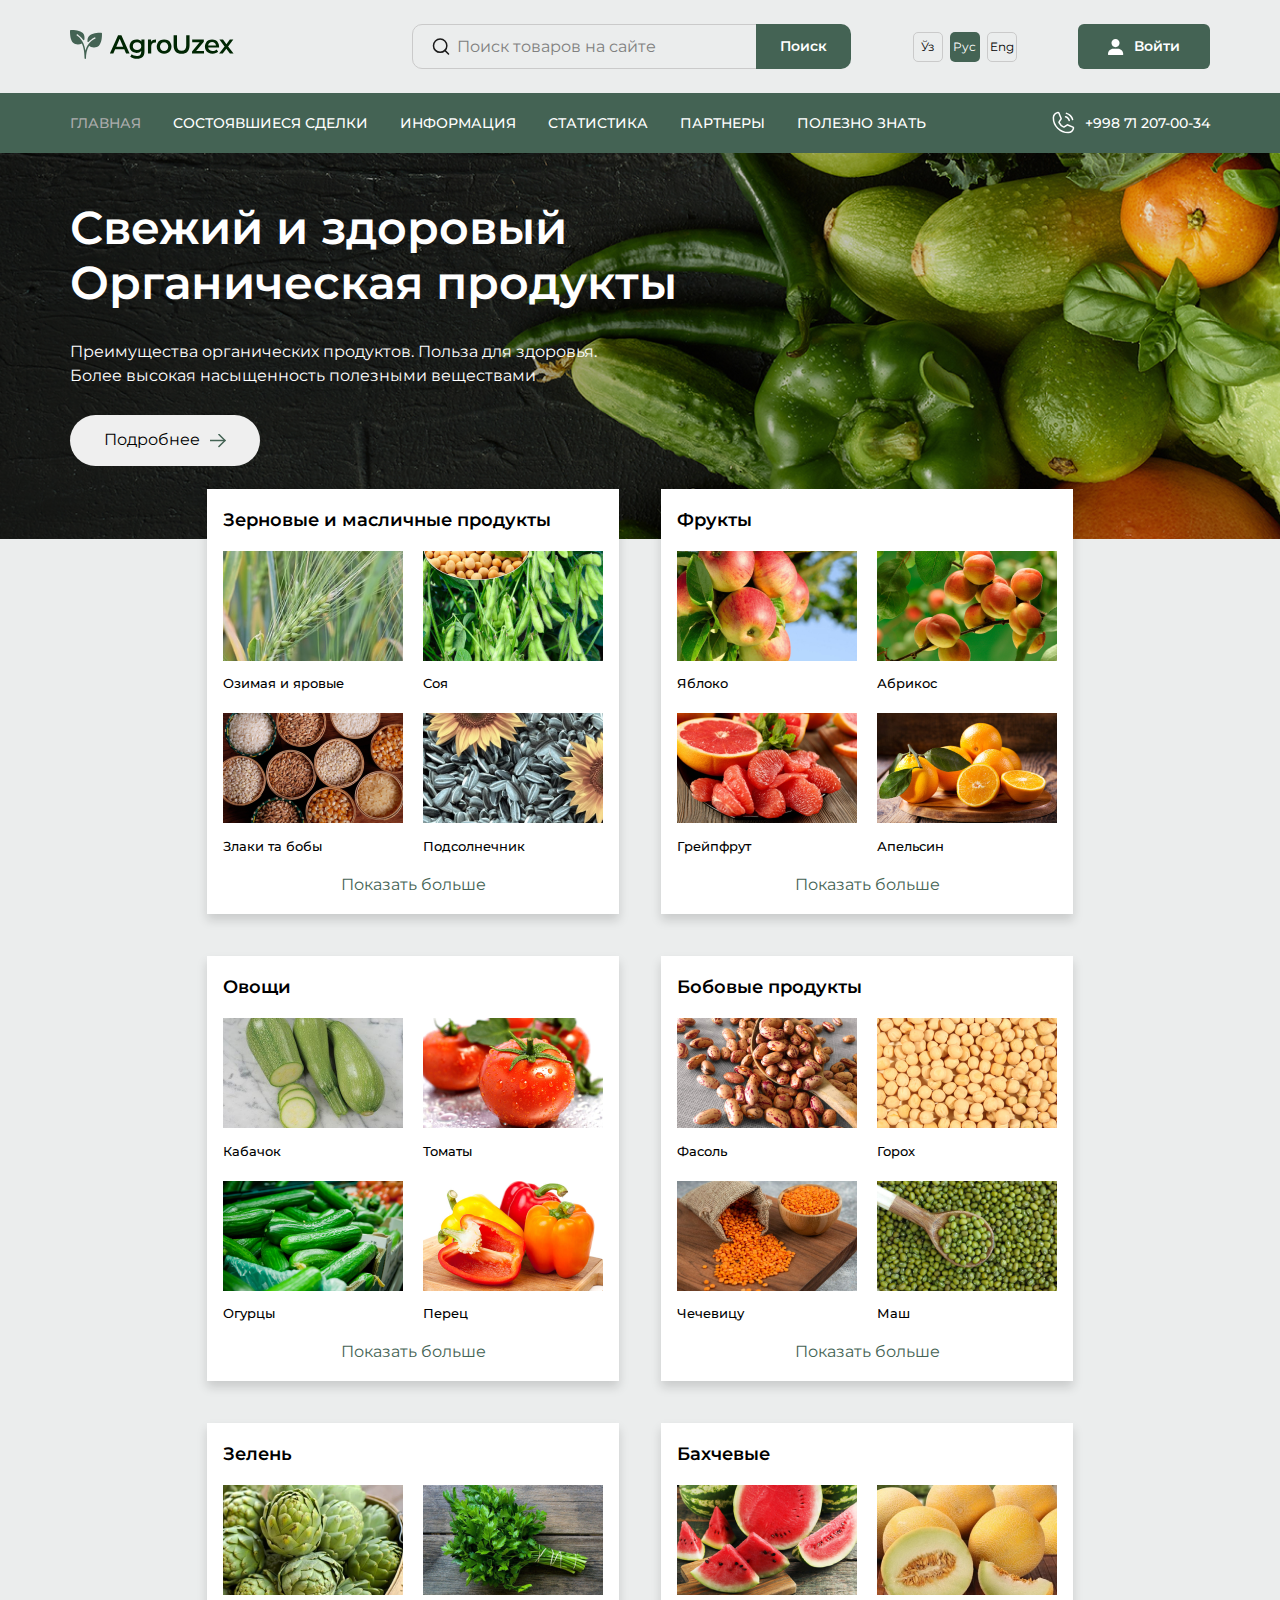
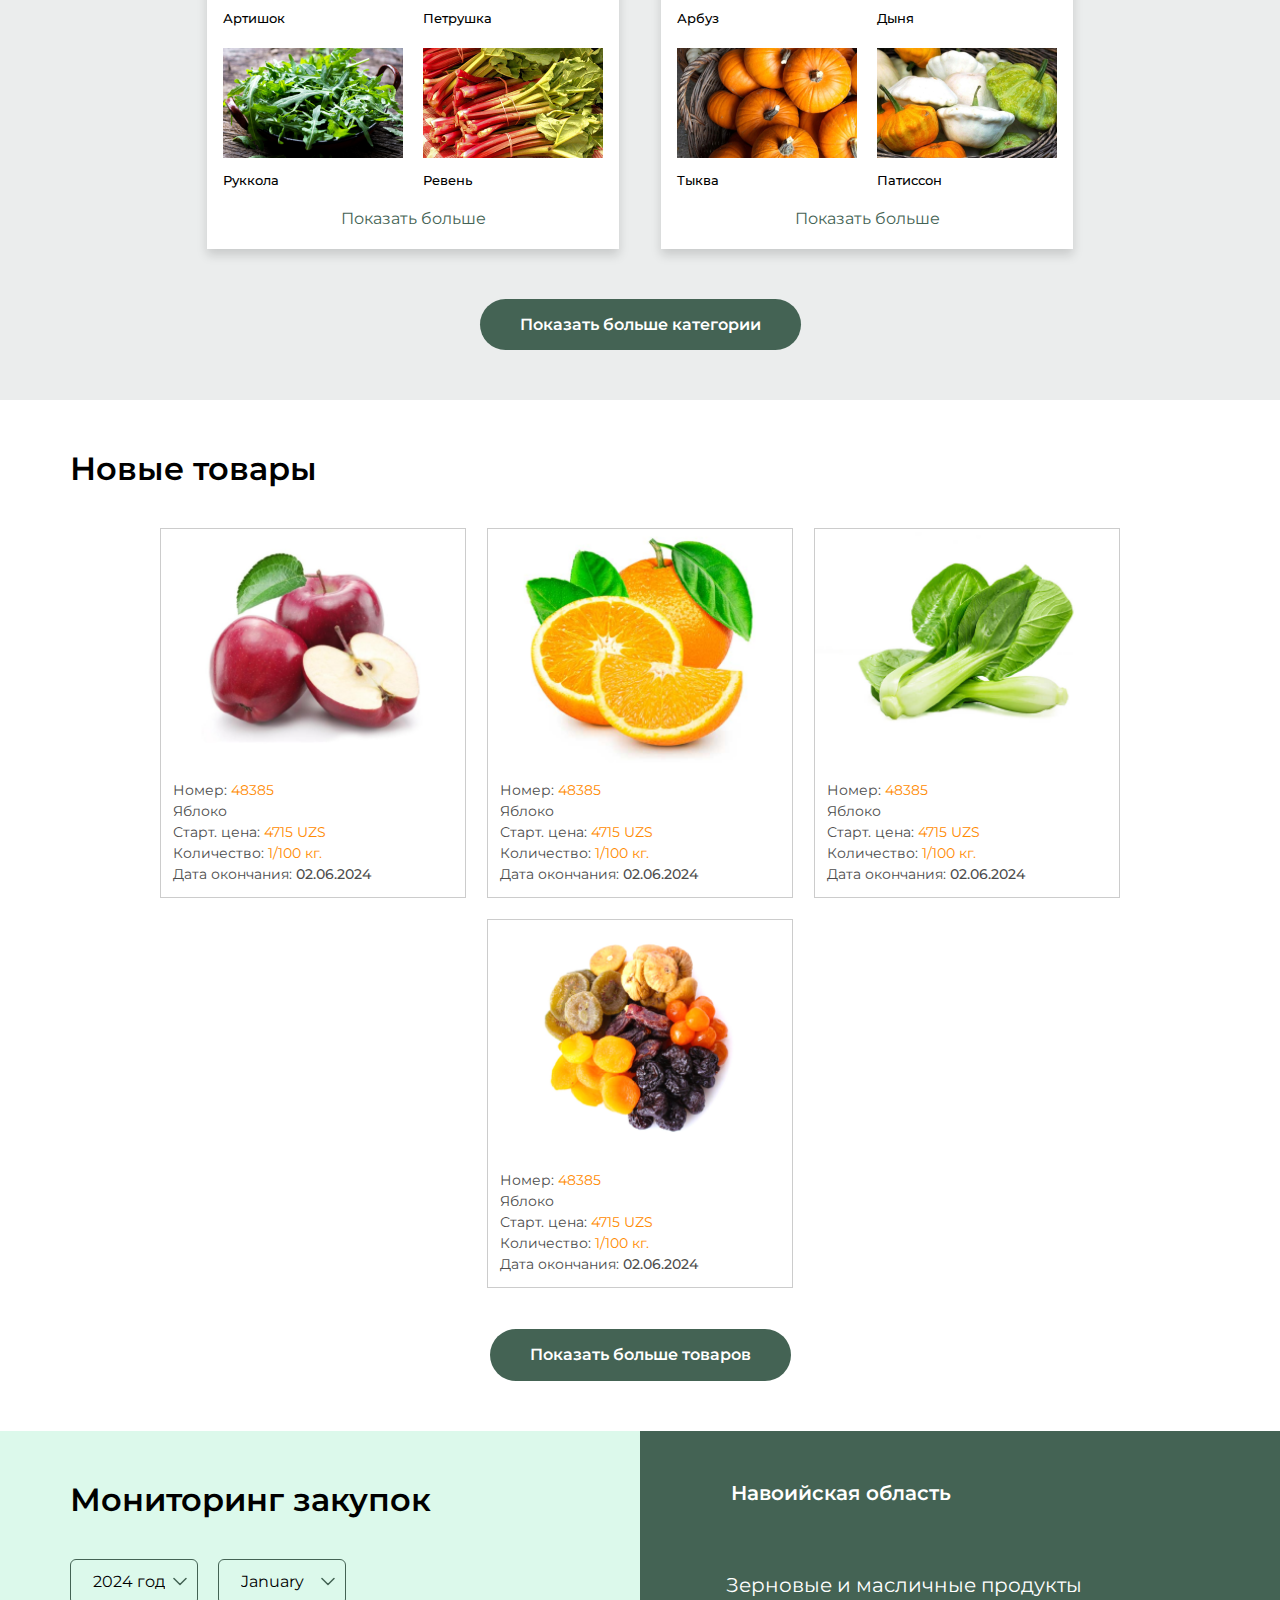
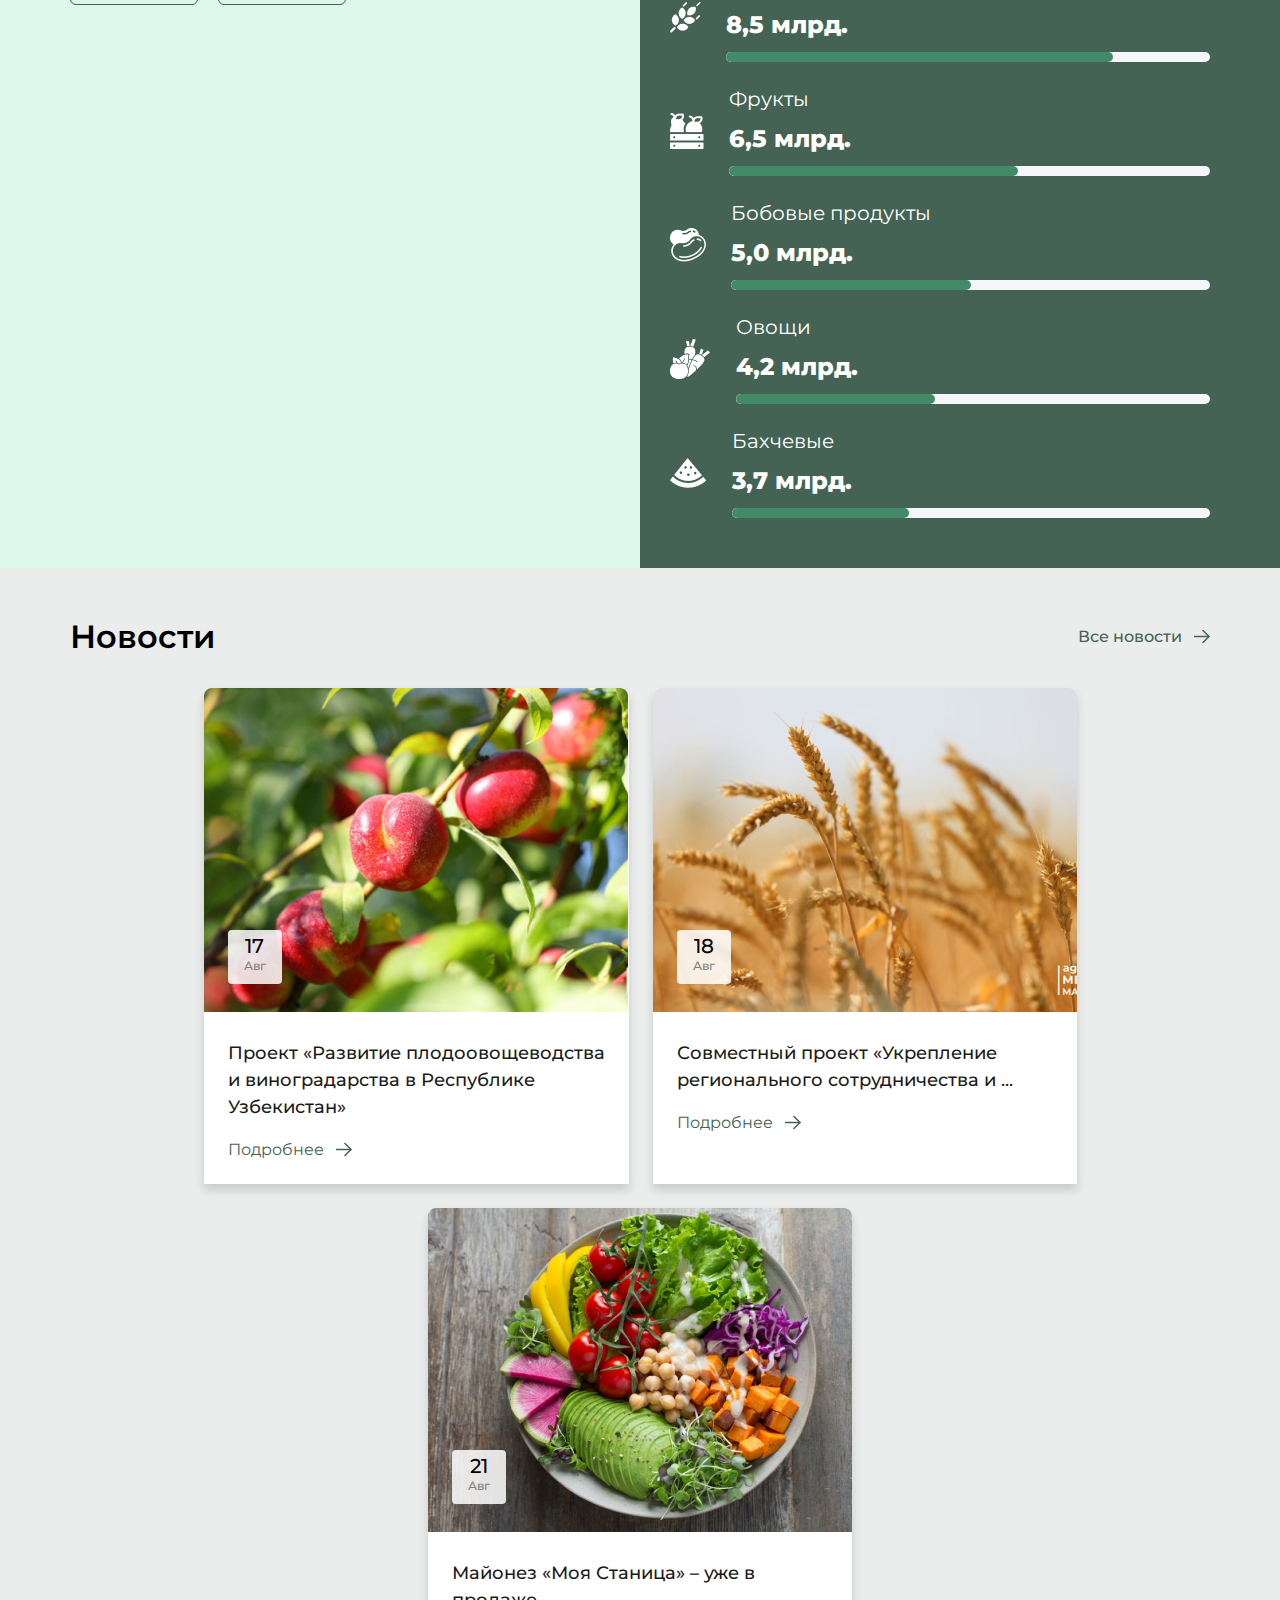
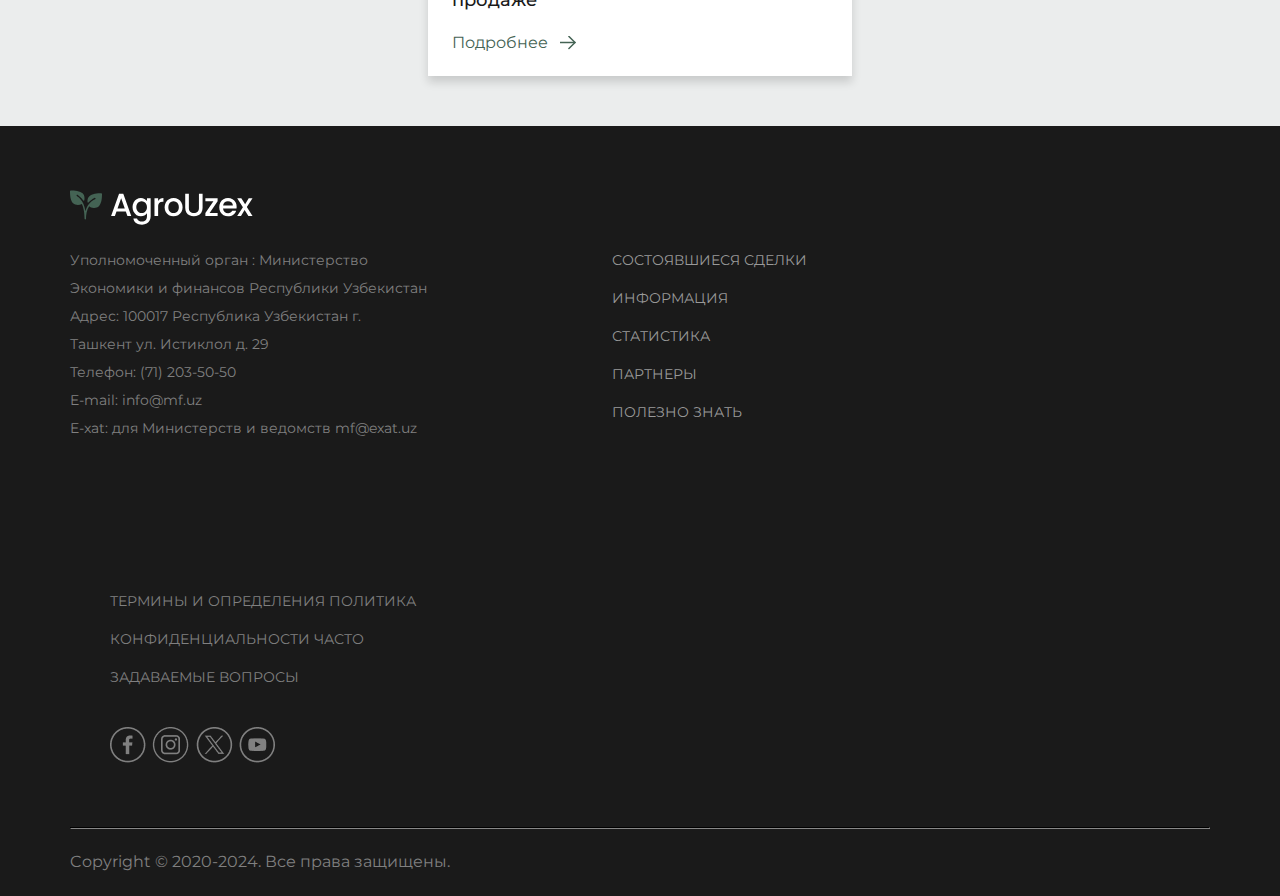
<file: index.html>
<!DOCTYPE html>
<html lang="ru">

<head>
  <meta charset="UTF-8">
  <meta name="viewport" content="width=device-width, initial-scale=1.0">
  <title>UzAgro</title>
  <link rel="stylesheet" href="style.css">
</head>

<body>
  <!-- Header section -->
  <header>
    <div class="container">
      <div class="header-wrapper">
        <a href="#" class="header__logo">
          <img src="./assets/images/Logo.svg" alt="logo" class="header__logo">
        </a>
        <div class="d-flex search-lang-login">
          <img src="./assets/images/search.svg" alt="search" class="search-icon">
          <div class="search search-box">
            <img src="./assets/images/search.svg" alt="search">
            <input type="search" placeholder="Поиск товаров на сайте">
            <button>Поиск</button>
          </div>
          <div class="languages">
            <div class="lang uz">Ўз</div>
            <div class="lang ru active">Рус</div>
            <div class="lang en">Eng</div>
          </div>
          <button class="login">
            <img src="./assets/images/user.svg" alt="user">
            <span>Войти</span>
          </button>
        </div>
      </div>
    </div>
  </header>

  <!-- nav section -->
  <nav>
    <div class="container">
      <div class="nav-wrapper">
        <!-- Toggle button -->
        <div class="nav__toggle" id="nav-toggle">
          <img src="./assets/images/burger.svg" alt="burger">
        </div>
        <ul class="nav-list" id="nav-menu">
          <!-- Close button -->
          <li class="nav__close" id="nav-close">
            <img src="./assets/images/close.svg" alt="close">
          </li>
          <li class="nav-item active">
            <a href="#main" class="nav-link">ГЛАВНАЯ</a>
          </li>
          <li class="nav-item">
            <a href="#transaction" class="nav-link">СОСТОЯВШИЕСЯ СДЕЛКИ</a>
          </li>
          <li class="nav-item">
            <a href="#info" class="nav-link">ИНФОРМАЦИЯ</a>
          </li>
          <li class="nav-item">
            <a href="#statistics" class="nav-link">СТАТИСТИКА</a>
          </li>
          <li class="nav-item">
            <a href="#partner" class="nav-link">ПАРТНЕРЫ</a>
          </li>
          <li class="nav-item">
            <a href="#goodtoknow" class="nav-link">ПОЛЕЗНО ЗНАТЬ</a>
          </li>
        </ul>
        <a class="phone" href="tel:+998712070034">
          <img src="./assets/images/call.svg" alt="call">
          <span class="call-number">+998 71 207-00-34</span>
        </a>
      </div>
    </div>
  </nav>

  <!-- hero section -->
  <section class="hero">
    <div class="carousel">
      <div class="container">
        <h1>
          Свежий и здоровый <br>
          Органическая продукты
        </h1>
        <p>
          Преимущества органических продуктов. Польза для здоровья. <br>
          Более высокая насыщенность полезными веществами
        </p>
        <button>
          <span>Подробнее</span>
          <img src="./assets/images/right-arrow.svg" alt="arrow">
        </button>
      </div>
    </div>
  </section>

  <!-- categories section -->
  <section class="categories">
    <div class="container">
      <div class="categories__wrapper">
        <!-- Box-1 -->
        <div class="categories__box">
          <h1 class="box__title">Зерновые и масличные продукты</h1>
          <div class="categories__list">
            <!-- item 1 -->
            <a class="categories__item" href="./products.html">
              <img src="./assets/images/image1.png" alt="product">
              <h3>Озимая и яровые</h3>
            </a>
            <!-- item 2 -->
            <a class="categories__item" href="./products.html">
              <img src="./assets/images/image2.png" alt="product">
              <h3>Соя</h3>
            </a>
            <!-- item 3 -->
            <a class="categories__item" href="./products.html">
              <img src="./assets/images/image3.png" alt="product">
              <h3>Злаки та бобы</h3>
            </a>
            <!-- item 4 -->
            <a class="categories__item" href="./products.html">
              <img src="./assets/images/image4.png" alt="product">
              <h3>Подсолнечник</h3>
            </a>
          </div>
          <a href="./products.html" class="show__more">Показать больше</a>
        </div>

        <!-- Box-2 -->
        <div class="categories__box">
          <h1 class="box__title">Фрукты</h1>
          <div class="categories__list">
            <!-- item 1 -->
            <a class="categories__item" href="./products.html">
              <img src="./assets/images/image5.png" alt="product">
              <h3>Яблоко</h3>
            </a>
            <!-- item 2 -->
            <a class="categories__item" href="./products.html">
              <img src="./assets/images/image6.png" alt="product">
              <h3>Абрикос</h3>
            </a>
            <!-- item 3 -->
            <a class="categories__item" href="./products.html">
              <img src="./assets/images/image7.png" alt="product">
              <h3>Грейпфрут</h3>
            </a>
            <!-- item 4 -->
            <a class="categories__item" href="./products.html">
              <img src="./assets/images/image8.png" alt="product">
              <h3>Апельсин</h3>
            </a>
          </div>
          <a href="./products.html" class="show__more">Показать больше</a>
        </div>

        <!-- Box-3 -->
        <div class="categories__box">
          <h1 class="box__title">Овощи</h1>
          <div class="categories__list">
            <!-- item 1 -->
            <a class="categories__item" href="./products.html">
              <img src="./assets/images/image9.png" alt="product">
              <h3>Кабачок</h3>
            </a>
            <!-- item 2 -->
            <a class="categories__item" href="./products.html">
              <img src="./assets/images/image10.png" alt="product">
              <h3>Томаты</h3>
            </a>
            <!-- item 3 -->
            <a class="categories__item" href="./products.html">
              <img src="./assets/images/image11.png" alt="product">
              <h3>Огурцы</h3>
            </a>
            <!-- item 4 -->
            <a class="categories__item" href="./products.html">
              <img src="./assets/images/image12.png" alt="product">
              <h3>Перец</h3>
            </a>
          </div>
          <a href="./products.html" class="show__more">Показать больше</a>
        </div>

        <!-- Box-4 -->
        <div class="categories__box">
          <h1 class="box__title">Бобовые продукты</h1>
          <div class="categories__list">
            <!-- item 1 -->
            <a class="categories__item" href="./products.html">
              <img src="./assets/images/image13.png" alt="product">
              <h3>Фасоль</h3>
            </a>
            <!-- item 2 -->
            <a class="categories__item" href="./products.html">
              <img src="./assets/images/image14.png" alt="product">
              <h3>Горох</h3>
            </a>
            <!-- item 3 -->
            <a class="categories__item" href="./products.html">
              <img src="./assets/images/image15.png" alt="product">
              <h3>Чечевицу</h3>
            </a>
            <!-- item 4 -->
            <a class="categories__item" href="./products.html">
              <img src="./assets/images/image16.png" alt="product">
              <h3>Маш</h3>
            </a>
          </div>
          <a href="./products.html" class="show__more">Показать больше</a>
        </div>

        <!-- Box-5 -->
        <div class="categories__box">
          <h1 class="box__title">Зелень</h1>
          <div class="categories__list">
            <!-- item 1 -->
            <a class="categories__item" href="./products.html">
              <img src="./assets/images/image17.png" alt="product">
              <h3>Артишок</h3>
            </a>
            <!-- item 2 -->
            <a class="categories__item" href="./products.html">
              <img src="./assets/images/image18.png" alt="product">
              <h3>Петрушка</h3>
            </a>
            <!-- item 3 -->
            <a class="categories__item" href="./products.html">
              <img src="./assets/images/image19.png" alt="product">
              <h3>Руккола</h3>
            </a>
            <!-- item 4 -->
            <a class="categories__item" href="./products.html">
              <img src="./assets/images/image20.png" alt="product">
              <h3>Ревень</h3>
            </a>
          </div>
          <a href="./products.html" class="show__more">Показать больше</a>
        </div>

        <!-- Box-6 -->
        <div class="categories__box">
          <h1 class="box__title">Бахчевые</h1>
          <div class="categories__list">
            <!-- item 1 -->
            <a class="categories__item" href="./products.html">
              <img src="./assets/images/image21.png" alt="product">
              <h3>Арбуз</h3>
            </a>
            <!-- item 2 -->
            <a class="categories__item" href="./products.html">
              <img src="./assets/images/image22.png" alt="product">
              <h3>Дыня</h3>
            </a>
            <!-- item 3 -->
            <a class="categories__item" href="./products.html">
              <img src="./assets/images/image23.png" alt="product">
              <h3>Тыква</h3>
            </a>
            <!-- item 4 -->
            <a class="categories__item" href="./products.html">
              <img src="./assets/images/image24.png" alt="product">
              <h3>Патиссон</h3>
            </a>
          </div>
          <a href="./products.html" class="show__more">Показать больше</a>
        </div>
      </div>
      <div class="show__more--btn-wrapper">
        <button class="show__more--btn">
          Показать больше категории
        </button>
      </div>
    </div>
  </section>

  <!-- new product section -->
  <section class="new-product">
    <div class="container">
      <h1>Новые товары</h1>
      <div class="new-product__wrapper">
        <!-- card-1 -->
        <a class="new-product__card" href="./lot.html">
          <img src="./assets/images/lot1.png" alt="lot-img">
          <div class="new-product__card--info">
            <p>Номер: <span>48385</span></p>
            <p>Яблоко</p>
            <p>Старт. цена: <span>4715 UZS</span></p>
            <p>Количество: <span>1/100 кг.</span></p>
            <p>Дата окончания: <b>02.06.2024</b></p>
          </div>
        </a>

        <!-- card-2 -->
        <a class="new-product__card" href="./lot.html">
          <img src="./assets/images/lot2.png" alt="lot-img">
          <div class="new-product__card--info">
            <p>Номер: <span>48385</span></p>
            <p>Яблоко</p>
            <p>Старт. цена: <span>4715 UZS</span></p>
            <p>Количество: <span>1/100 кг.</span></p>
            <p>Дата окончания: <b>02.06.2024</b></p>
          </div>
        </a>

        <!-- card-3 -->
        <a class="new-product__card" href="./lot.html">
          <img src="./assets/images/lot3.png" alt="lot-img">
          <div class="new-product__card--info">
            <p>Номер: <span>48385</span></p>
            <p>Яблоко</p>
            <p>Старт. цена: <span>4715 UZS</span></p>
            <p>Количество: <span>1/100 кг.</span></p>
            <p>Дата окончания: <b>02.06.2024</b></p>
          </div>
        </a>

        <!-- card-4 -->
        <a class="new-product__card" href="./lot.html">
          <img src="./assets/images/lot4.png" alt="lot-img">
          <div class="new-product__card--info">
            <p>Номер: <span>48385</span></p>
            <p>Яблоко</p>
            <p>Старт. цена: <span>4715 UZS</span></p>
            <p>Количество: <span>1/100 кг.</span></p>
            <p>Дата окончания: <b>02.06.2024</b></p>
          </div>
        </a>
      </div>
      <div class="show__more--btn-wrapper">
        <button class="show__more--btn">
          Показать больше товаров
        </button>
      </div>
    </div>
  </section>

  <!-- map section -->
  <section class="map-info">
    <div class="container">
      <div class="map-info__wrapper">
        <div class="map">
          <h1>Мониторинг закупок</h1>
          <div class="selects">
            <select>
              <option value="2024">2024 год</option>
              <option value="2023">2023 год</option>
              <option value="2022">2022 год</option>
              <option value="2021">2021 год</option>
            </select>
            <select>
              <option value="1">January</option>
              <option value="2">February</option>
              <option value="3">March</option>
              <option value="4">April</option>
            </select>
          </div>
          <div class="map-container"></div>
        </div>
        <div class="info">
          <h1>Навоийская область</h1>
          <div class="info__list">
            <!-- item-1 -->
            <div class="info__item">
              <img src="./assets/images/Union1.png" alt="unions">
              <div class="datas">
                <p>Зерновые и масличные продукты</p>
                <h4>8,5 млрд.</h4>
                <div class="rate">
                  <div class="cereals specific"></div>
                </div>
              </div>
            </div>

            <!-- item-2 -->
            <div class="info__item">
              <img src="./assets/images/Union2.png" alt="unions">
              <div class="datas">
                <p>Фрукты</p>
                <h4>6,5 млрд.</h4>
                <div class="rate">
                  <div class="fruits specific"></div>
                </div>
              </div>
            </div>

            <!-- item-3 -->
            <div class="info__item">
              <img src="./assets/images/Union3.png" alt="unions">
              <div class="datas">
                <p>Бобовые продукты</p>
                <h4>5,0 млрд.</h4>
                <div class="rate">
                  <div class="bean specific"></div>
                </div>
              </div>
            </div>

            <!-- item-4 -->
            <div class="info__item">
              <img src="./assets/images/Union4.png" alt="unions">
              <div class="datas">
                <p>Овощи</p>
                <h4>4,2 млрд.</h4>
                <div class="rate">
                  <div class="veg specific"></div>
                </div>
              </div>
            </div>

            <!-- item-5 -->
            <div class="info__item">
              <img src="./assets/images/Union5.png" alt="unions">
              <div class="datas">
                <p>Бахчевые</p>
                <h4>3,7 млрд.</h4>
                <div class="rate">
                  <div class="melons specific"></div>
                </div>
              </div>
            </div>
          </div>
        </div>
      </div>
    </div>
  </section>

  <!-- news section -->
  <section class="news">
    <div class="container">
      <div class="news__head">
        <h1>Новости</h1>
        <a href="#" class="all__news">Все новости
          <img src="./assets/images/right-arrow.svg" alt="right-arrow"></a>
      </div>
      <div class="news__wrapper">
        <!-- card-1 -->
        <div class="news__card">
          <div class="news__card--img">
            <img src="./assets/images/news1.png" alt="news-img">
          </div>
          <div class="news__card--date">
            <p>17</p>
            <small>Авг</small>
          </div>
          <div class="news__card--info">
            <p>
              Проект «Развитие плодоовощеводства <br>
              и виноградарства в Республике <br>
              Узбекистан»
            </p>
            <a href="#" class="news__card--btn">Подробнее
              <img src="./assets/images/right-arrow.svg" alt="right-arrow"></a>
          </div>
        </div>

        <!-- card-2 -->
        <div class="news__card">
          <div class="news__card--img">
            <img src="./assets/images/news2.png" alt="news-img">
          </div>
          <div class="news__card--date">
            <p>18</p>
            <small>Авг</small>
          </div>
          <div class="news__card--info">
            <p>
              Совместный проект «Укрепление <br>
              регионального сотрудничества и ...
            </p>
            <a href="#" class="news__card--btn">Подробнее
              <img src="./assets/images/right-arrow.svg" alt="right-arrow"></a>
          </div>
        </div>

        <!-- card-3 -->
        <div class="news__card">
          <div class="news__card--img">
            <img src="./assets/images/news3.png" alt="news-img">
          </div>
          <div class="news__card--date">
            <p>21</p>
            <small>Авг</small>
          </div>
          <div class="news__card--info">
            <p>
              Майонез «Моя Станица» – уже в <br>
              продаже
            </p>
            <a href="#" class="news__card--btn">Подробнее
              <img src="./assets/images/right-arrow.svg" alt="right-arrow"></a>
          </div>
        </div>
      </div>
    </div>
  </section>

  <!-- footer section -->
  <footer>
    <div class="container">
      <div class="footer__logo">
        <img src="./assets/images/logo-footer.svg" alt="footer-logo">
      </div>
      <div class="footer__wrapper">
        <!-- first column -->
        <div class="footer__first-column">
          <div class="footer__text">
            <p>Уполномоченный орган : Министерство</p>
            <p>Экономики и финансов Республики Узбекистан</p>
            <p>Адрес: 100017 Республика Узбекистан г.</p>
            <p>Ташкент ул. Истиклол д. 29</p>
            <p>Телефон: <a href="tel:+998712035050">(71) 203-50-50</a></p>
            <p>E-mail: <a href="mailto:info@mf.uz">info@mf.uz</a></p>
            <p>E-xat: для Министерств и ведомств mf@exat.uz</p>
          </div>
        </div>

        <!-- second column -->
        <div class="footer__second-column">
          <div class="footer__menu">
            <ul>
              <li>
                <a href="#">СОСТОЯВШИЕСЯ СДЕЛКИ </a>
              </li>
              <li>
                <a href="#">ИНФОРМАЦИЯ </a>
              </li>
              <li>
                <a href="#">СТАТИСТИКА </a>
              </li>
              <li>
                <a href="#"> ПАРТНЕРЫ </a>
              </li>
              <li>
                <a href="#"> ПОЛЕЗНО ЗНАТЬ </a>
              </li>
            </ul>
          </div>
        </div>

        <!-- third column -->
        <div class="footer__third-column">
          <ul class="third__menu">
            <li>
              <a href="#">Термины и определения Политика </a>
            </li>
            <li>
              <a href="#"> конфиденциальности Часто </a>
            </li>
            <li>
              <a href="#">задаваемые вопросы </a>
            </li>
          </ul>
          <div class="footer__social">
            <ul>
              <li>
                <a href="#">
                  <img src="./assets/images/facebook.png" alt="facebook"></a>
              </li>
              <li>
                <a href="#">
                  <img src="./assets/images/instagram.png" alt="instagram"></a>
              </li>
              <li>
                <a href="#">
                  <img src="./assets/images/x.png" alt="twitter"></a>
              </li>
              <li>
                <a href="#">
                  <img src="./assets/images/youtube.png" alt="youtube"></a>
              </li>
            </ul>
          </div>
        </div>
      </div>
      <hr>
      <div class="footer__copyright">
        <p>Copyright &copy; 2020-2024. Все права защищены.</p>
      </div>
    </div>
  </footer>

  <script src="main.js"></script>
</body>

</html>
</file>
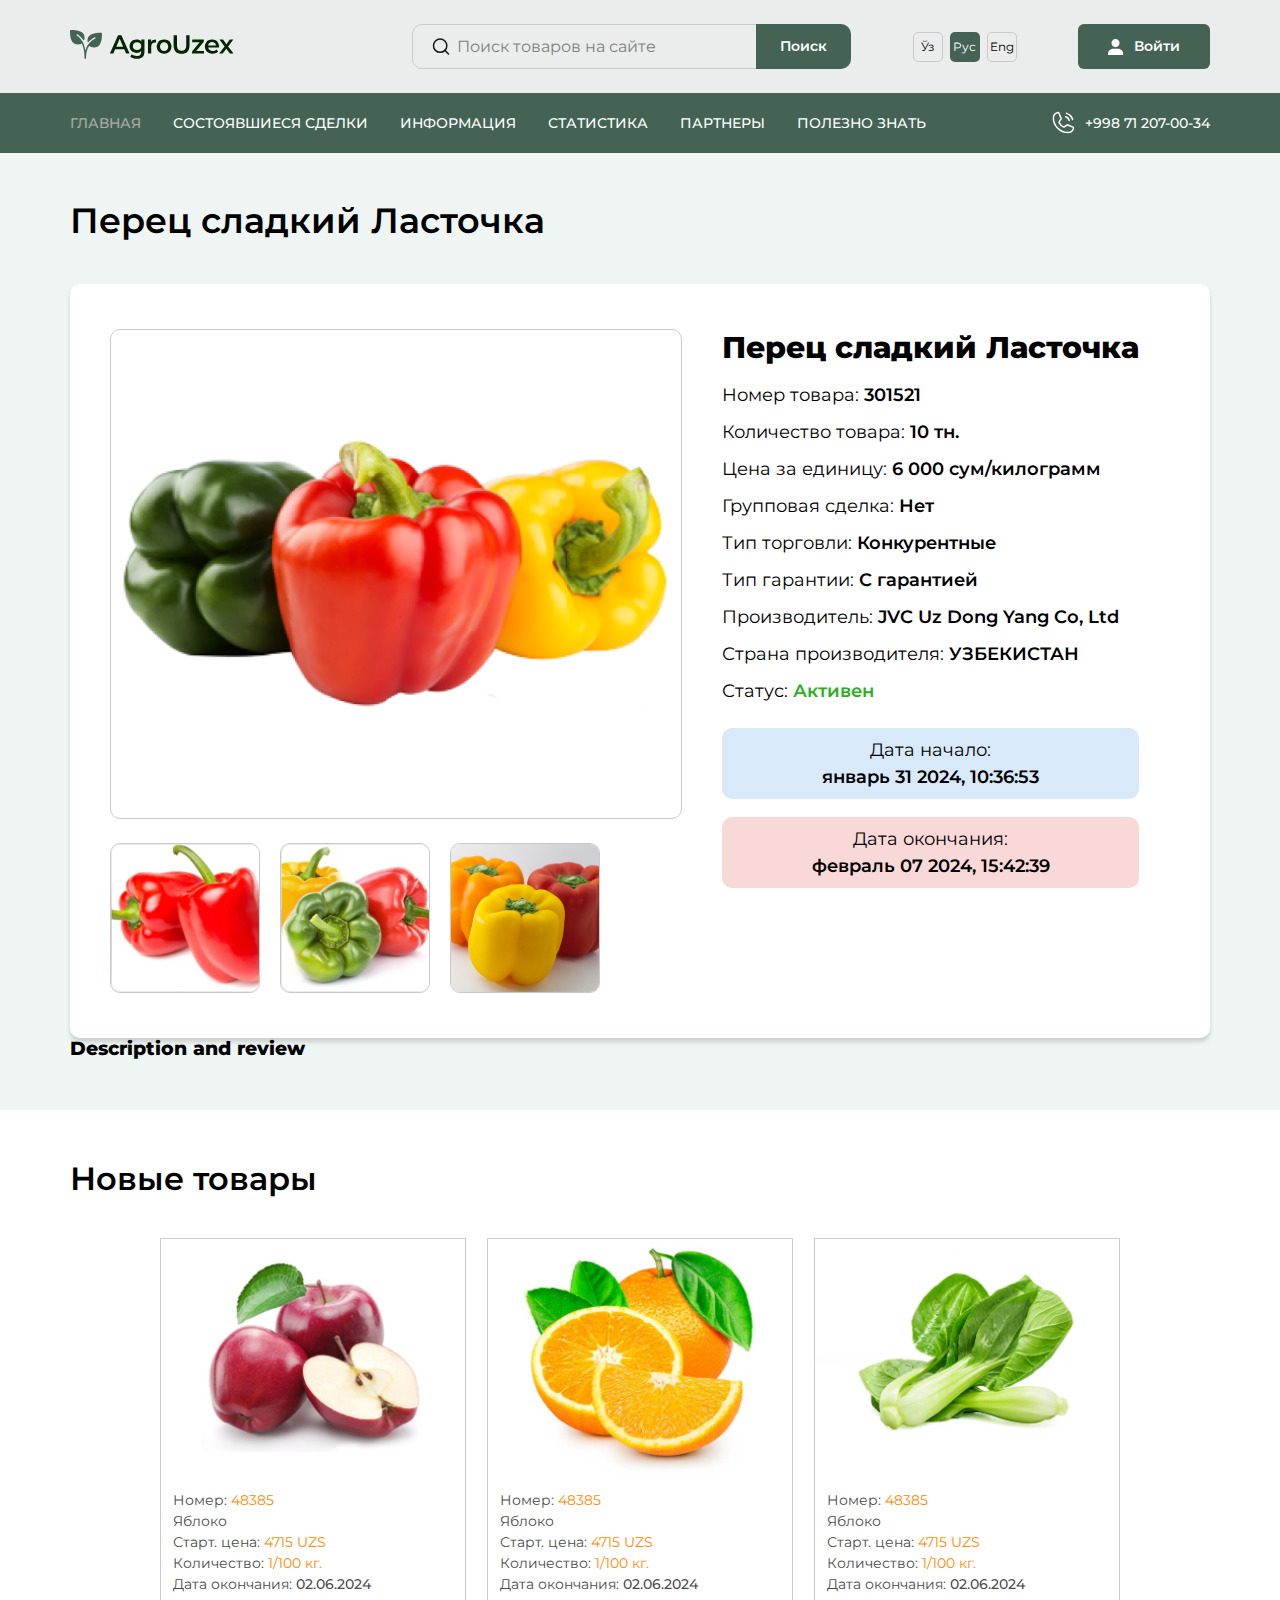
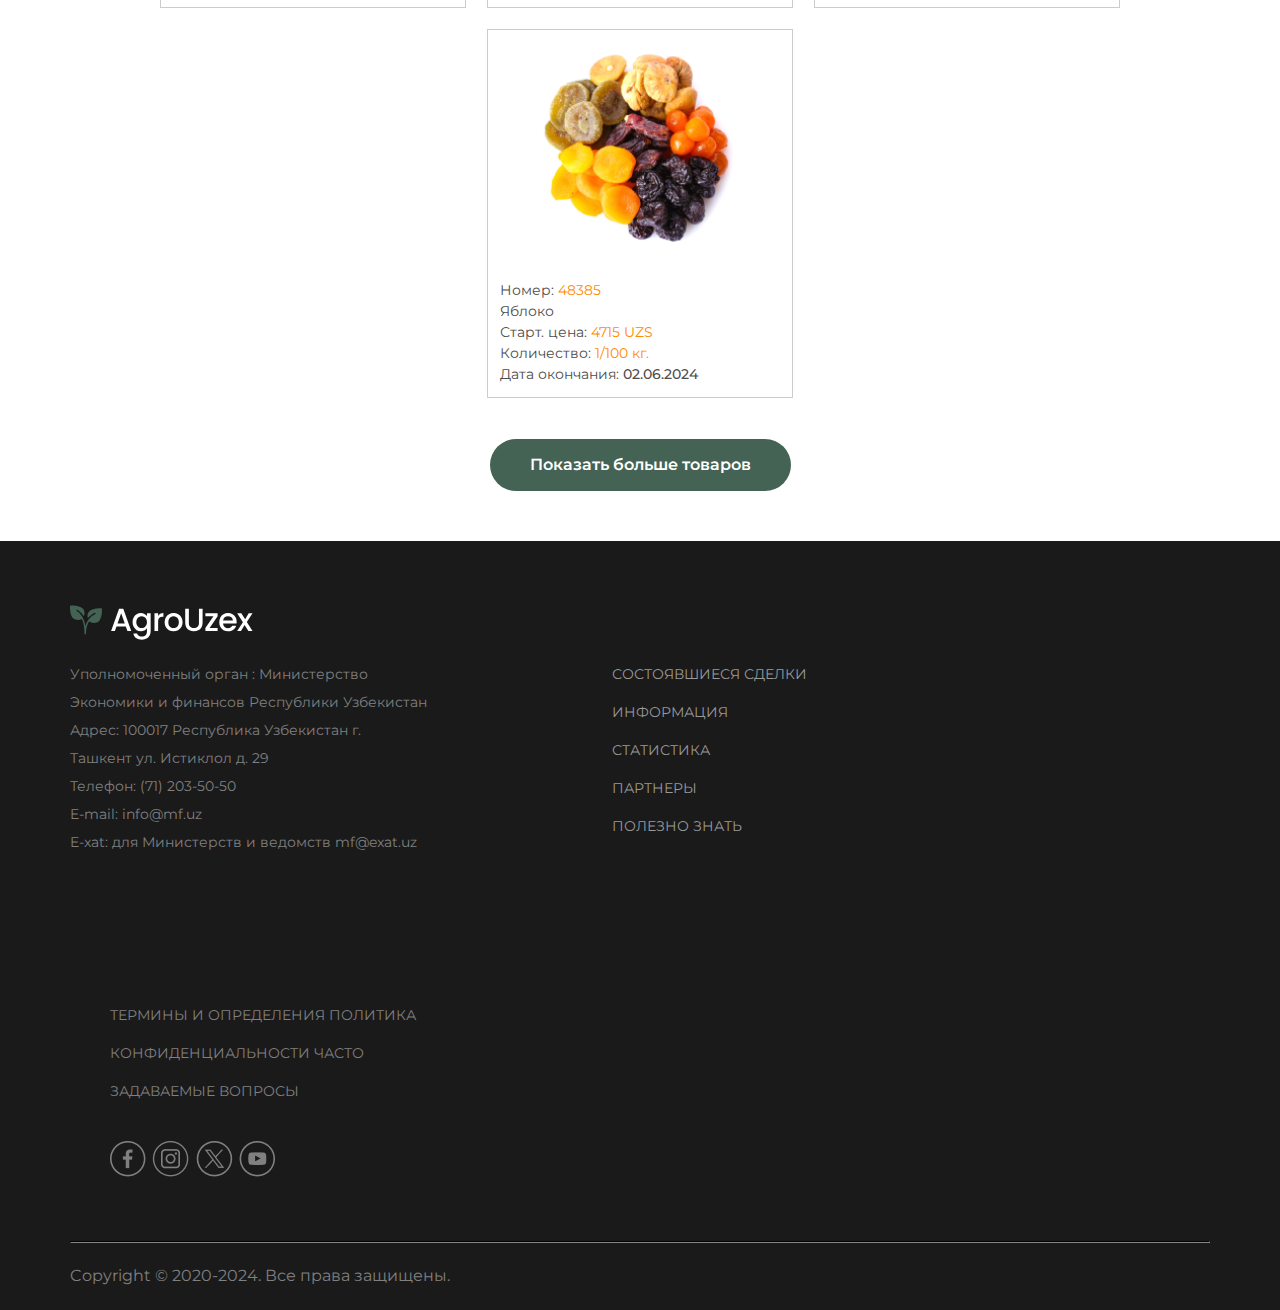
<file: lot.html>
<!DOCTYPE html>
<html lang="en">

<head>
    <meta charset="UTF-8">
    <meta name="viewport" content="width=device-width, initial-scale=1.0">
    <title>UzAgro</title>
    <link rel="stylesheet" href="style.css">
</head>

<body style="background-color: #eff5f3;">
    <!-- Header section -->
    <header>
        <div class="container">
            <div class="header-wrapper">
                <a href="#" class="header__logo">
                    <img src="./assets/images/Logo.svg" alt="logo" class="header__logo">
                </a>
                <div class="d-flex search-lang-login">
                    <img src="./assets/images/search.svg" alt="search" class="search-icon">
                    <div class="search search-box">
                        <img src="./assets/images/search.svg" alt="search">
                        <input type="search" placeholder="Поиск товаров на сайте">
                        <button>Поиск</button>
                    </div>
                    <div class="languages">
                        <div class="lang uz">Ўз</div>
                        <div class="lang ru active">Рус</div>
                        <div class="lang en">Eng</div>
                    </div>
                    <button class="login">
                        <img src="./assets/images/user.svg" alt="user">
                        <span>Войти</span>
                    </button>
                </div>
            </div>
        </div>
    </header>

    <!-- nav section -->
    <nav>
        <div class="container">
            <div class="nav-wrapper">
                <!-- Toggle button -->
                <div class="nav__toggle" id="nav-toggle">
                    <img src="./assets/images/burger.svg" alt="burger">
                </div>
                <ul class="nav-list" id="nav-menu">
                    <!-- Close button -->
                    <li class="nav__close" id="nav-close">
                        <img src="./assets/images/close.svg" alt="close">
                    </li>
                    <li class="nav-item active">
                        <a href="#main" class="nav-link">ГЛАВНАЯ</a>
                    </li>
                    <li class="nav-item">
                        <a href="#transaction" class="nav-link">СОСТОЯВШИЕСЯ СДЕЛКИ</a>
                    </li>
                    <li class="nav-item">
                        <a href="#info" class="nav-link">ИНФОРМАЦИЯ</a>
                    </li>
                    <li class="nav-item">
                        <a href="#statistics" class="nav-link">СТАТИСТИКА</a>
                    </li>
                    <li class="nav-item">
                        <a href="#partner" class="nav-link">ПАРТНЕРЫ</a>
                    </li>
                    <li class="nav-item">
                        <a href="#goodtoknow" class="nav-link">ПОЛЕЗНО ЗНАТЬ</a>
                    </li>
                </ul>
                <a class="phone" href="tel:+998712070034">
                    <img src="./assets/images/call.svg" alt="call">
                    <span class="call-number">+998 71 207-00-34</span>
                </a>
            </div>
        </div>
    </nav>

    <!-- lot page -->
    <section class="lot">
        <div class="container">
            <h1 class="lot__title">Перец сладкий Ласточка</h1>
            <div class="lot__wrapper">
                <div class="lot__images">
                    <img class="lot__main-img" src="./assets/images/lot-main-image.png" alt="lot-main-img">
                    <div class="lot__mini-images">
                        <img class="lot__mini-img" src="./assets/images/lot-mini-image1.svg" alt="lot-img">
                        <img class="lot__mini-img" src="./assets/images/lot-mini-image2.svg" alt="lot-img">
                        <img class="lot__mini-img" src="./assets/images/lot-mini-image3.jpg" alt="lot-img">
                    </div>
                </div>
                <div class="lot__infos">
                    <h1>Перец сладкий Ласточка</h1>
                    <p>Номер товара: <b>301521</b> </p>
                    <p> Количество товара: <b> 10 тн.</b></p>
                    <p> Цена за единицу: <b>6 000 сум/килограмм</b> </p>
                    <p> Групповая сделка: <b>Нет</b> </p>
                    <p> Тип торговли: <b>Конкурентные</b> </p>
                    <p> Тип гарантии: <b>С гарантией</b> </p>
                    <p> Производитель: <b>JVC Uz Dong Yang Co, Ltd</b> </p>
                    <p> Страна производителя: <b>УЗБЕКИСТАН</b> </p>
                    <p> Статус: <span>Активен</span> </p>
                    <div class="start-end__date">
                        <button class="start__date"><span>Дата начало:</span> <b>январь 31 2024, 10:36:53</b></button>
                        <button class="end__date"><span>Дата окончания:</span> <b>февраль 07 2024, 15:42:39</b></button>
                    </div>
                </div>
            </div>
            <div class="description-review">
                <h3>Description and review</h3>
            </div>
        </div>
    </section>

    <!-- new product section -->
    <section class="new-product lot__new-product">
        <div class="container">
            <h1>Новые товары</h1>
            <div class="new-product__wrapper">
                <!-- card-1 -->
                <a class="new-product__card" href="./lot.html">
                    <img src="./assets/images/lot1.png" alt="lot-img">
                    <div class="new-product__card--info">
                        <p>Номер: <span>48385</span></p>
                        <p>Яблоко</p>
                        <p>Старт. цена: <span>4715 UZS</span></p>
                        <p>Количество: <span>1/100 кг.</span></p>
                        <p>Дата окончания: <b>02.06.2024</b></p>
                    </div>
                </a>

                <!-- card-2 -->
                <a class="new-product__card" href="./lot.html">
                    <img src="./assets/images/lot2.png" alt="lot-img">
                    <div class="new-product__card--info">
                        <p>Номер: <span>48385</span></p>
                        <p>Яблоко</p>
                        <p>Старт. цена: <span>4715 UZS</span></p>
                        <p>Количество: <span>1/100 кг.</span></p>
                        <p>Дата окончания: <b>02.06.2024</b></p>
                    </div>
                </a>

                <!-- card-3 -->
                <a class="new-product__card" href="./lot.html">
                    <img src="./assets/images/lot3.png" alt="lot-img">
                    <div class="new-product__card--info">
                        <p>Номер: <span>48385</span></p>
                        <p>Яблоко</p>
                        <p>Старт. цена: <span>4715 UZS</span></p>
                        <p>Количество: <span>1/100 кг.</span></p>
                        <p>Дата окончания: <b>02.06.2024</b></p>
                    </div>
                </a>

                <!-- card-4 -->
                <a class="new-product__card" href="./lot.html">
                    <img src="./assets/images/lot4.png" alt="lot-img">
                    <div class="new-product__card--info">
                        <p>Номер: <span>48385</span></p>
                        <p>Яблоко</p>
                        <p>Старт. цена: <span>4715 UZS</span></p>
                        <p>Количество: <span>1/100 кг.</span></p>
                        <p>Дата окончания: <b>02.06.2024</b></p>
                    </div>
                </a>
            </div>
            <div class="show__more--btn-wrapper">
                <button class="show__more--btn">
                    Показать больше товаров
                </button>
            </div>
        </div>
    </section>
    <!-- footer section -->
    <footer>
        <div class="container">
            <div class="footer__logo">
                <img src="./assets/images/logo-footer.svg" alt="footer-logo">
            </div>
            <div class="footer__wrapper">
                <!-- first column -->
                <div class="footer__first-column">
                    <div class="footer__text">
                        <p>Уполномоченный орган : Министерство</p>
                        <p>Экономики и финансов Республики Узбекистан</p>
                        <p>Адрес: 100017 Республика Узбекистан г.</p>
                        <p>Ташкент ул. Истиклол д. 29</p>
                        <p>Телефон: <a href="tel:+998712035050">(71) 203-50-50</a></p>
                        <p>E-mail: <a href="mailto:info@mf.uz">info@mf.uz</a></p>
                        <p>E-xat: для Министерств и ведомств mf@exat.uz</p>
                    </div>
                </div>

                <!-- second column -->
                <div class="footer__second-column">
                    <div class="footer__menu">
                        <ul>
                            <li>
                                <a href="#">СОСТОЯВШИЕСЯ СДЕЛКИ </a>
                            </li>
                            <li>
                                <a href="#">ИНФОРМАЦИЯ </a>
                            </li>
                            <li>
                                <a href="#">СТАТИСТИКА </a>
                            </li>
                            <li>
                                <a href="#"> ПАРТНЕРЫ </a>
                            </li>
                            <li>
                                <a href="#"> ПОЛЕЗНО ЗНАТЬ </a>
                            </li>
                        </ul>
                    </div>
                </div>

                <!-- third column -->
                <div class="footer__third-column">
                    <ul class="third__menu">
                        <li>
                            <a href="#">Термины и определения Политика </a>
                        </li>
                        <li>
                            <a href="#"> конфиденциальности Часто </a>
                        </li>
                        <li>
                            <a href="#">задаваемые вопросы </a>
                        </li>
                    </ul>
                    <div class="footer__social">
                        <ul>
                            <li>
                                <a href="#">
                                    <img src="./assets/images/facebook.png" alt="facebook"></a>
                            </li>
                            <li>
                                <a href="#">
                                    <img src="./assets/images/instagram.png" alt="instagram"></a>
                            </li>
                            <li>
                                <a href="#">
                                    <img src="./assets/images/x.png" alt="twitter"></a>
                            </li>
                            <li>
                                <a href="#">
                                    <img src="./assets/images/youtube.png" alt="youtube"></a>
                            </li>
                        </ul>
                    </div>
                </div>
            </div>
            <hr>
            <div class="footer__copyright">
                <p>Copyright &copy; 2020-2024. Все права защищены.</p>
            </div>
        </div>
    </footer>

    <script src="./main.js"></script>
</body>

</html>
</file>
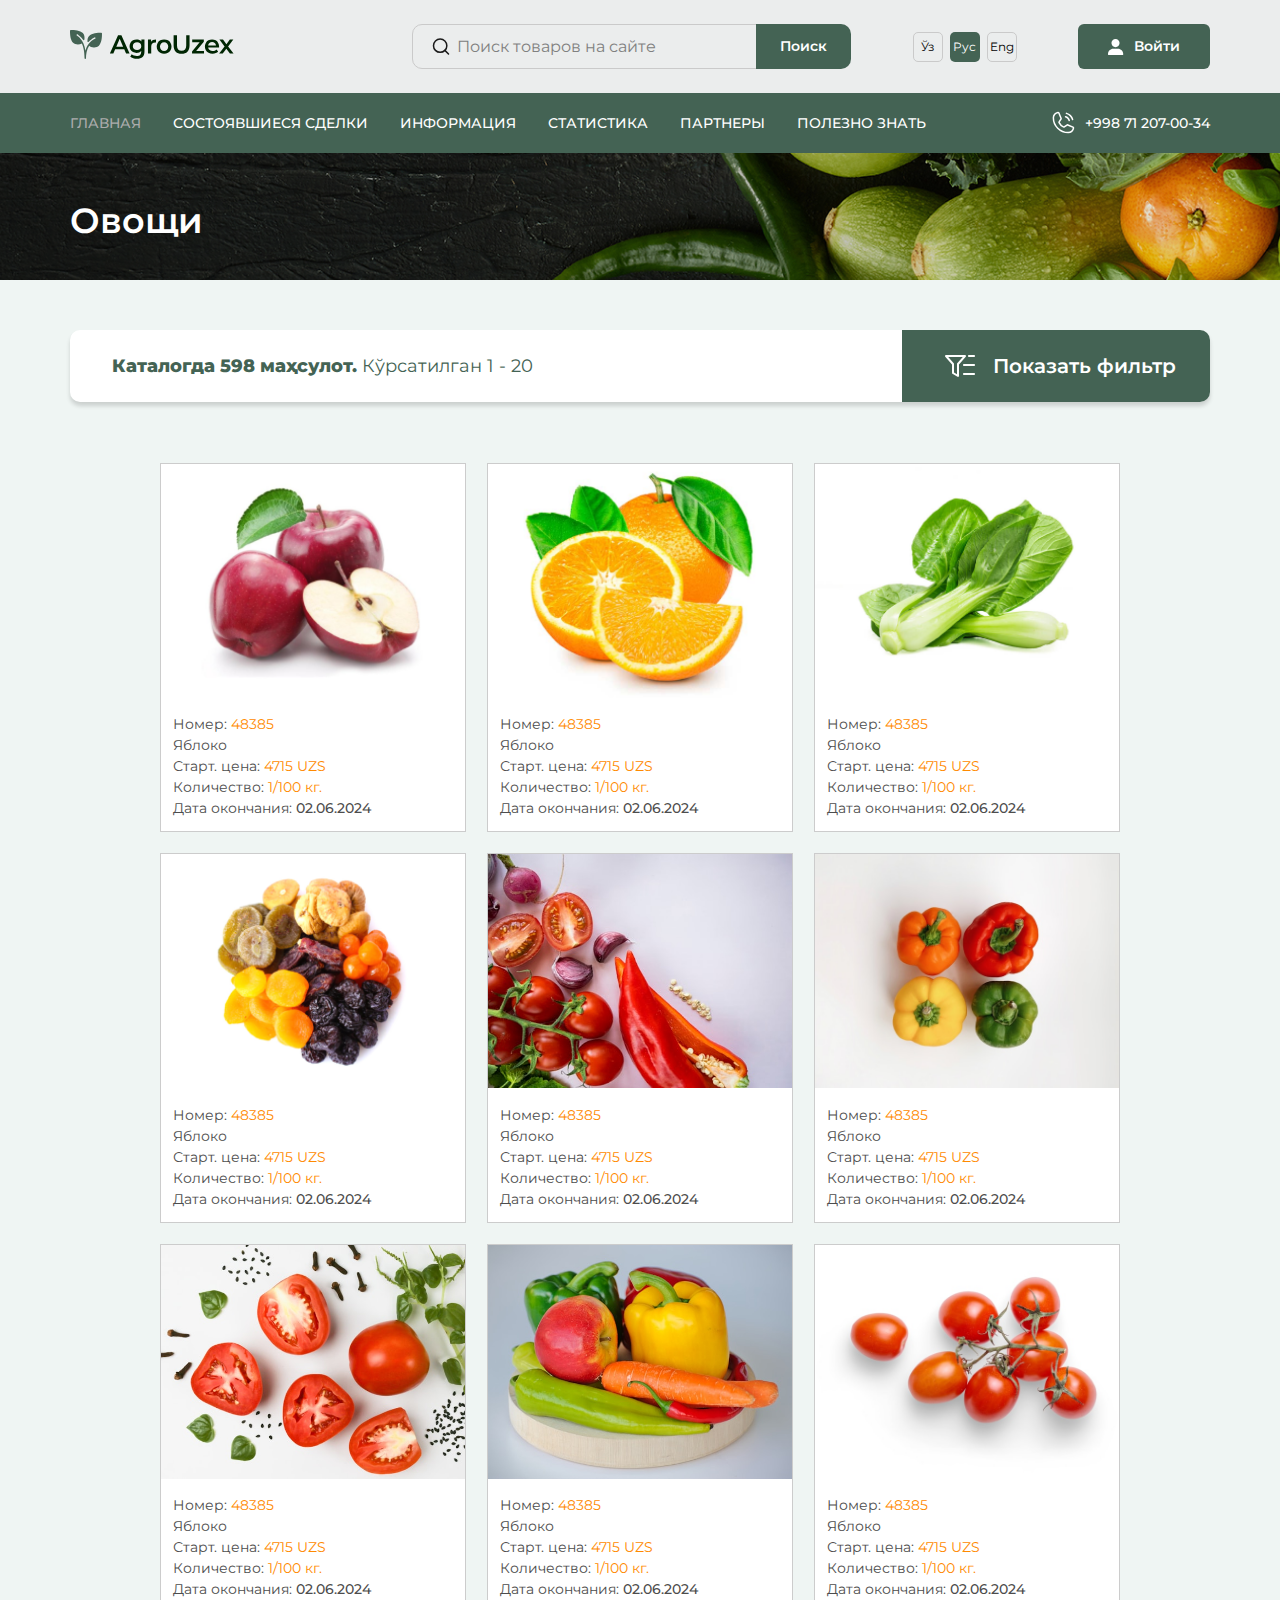
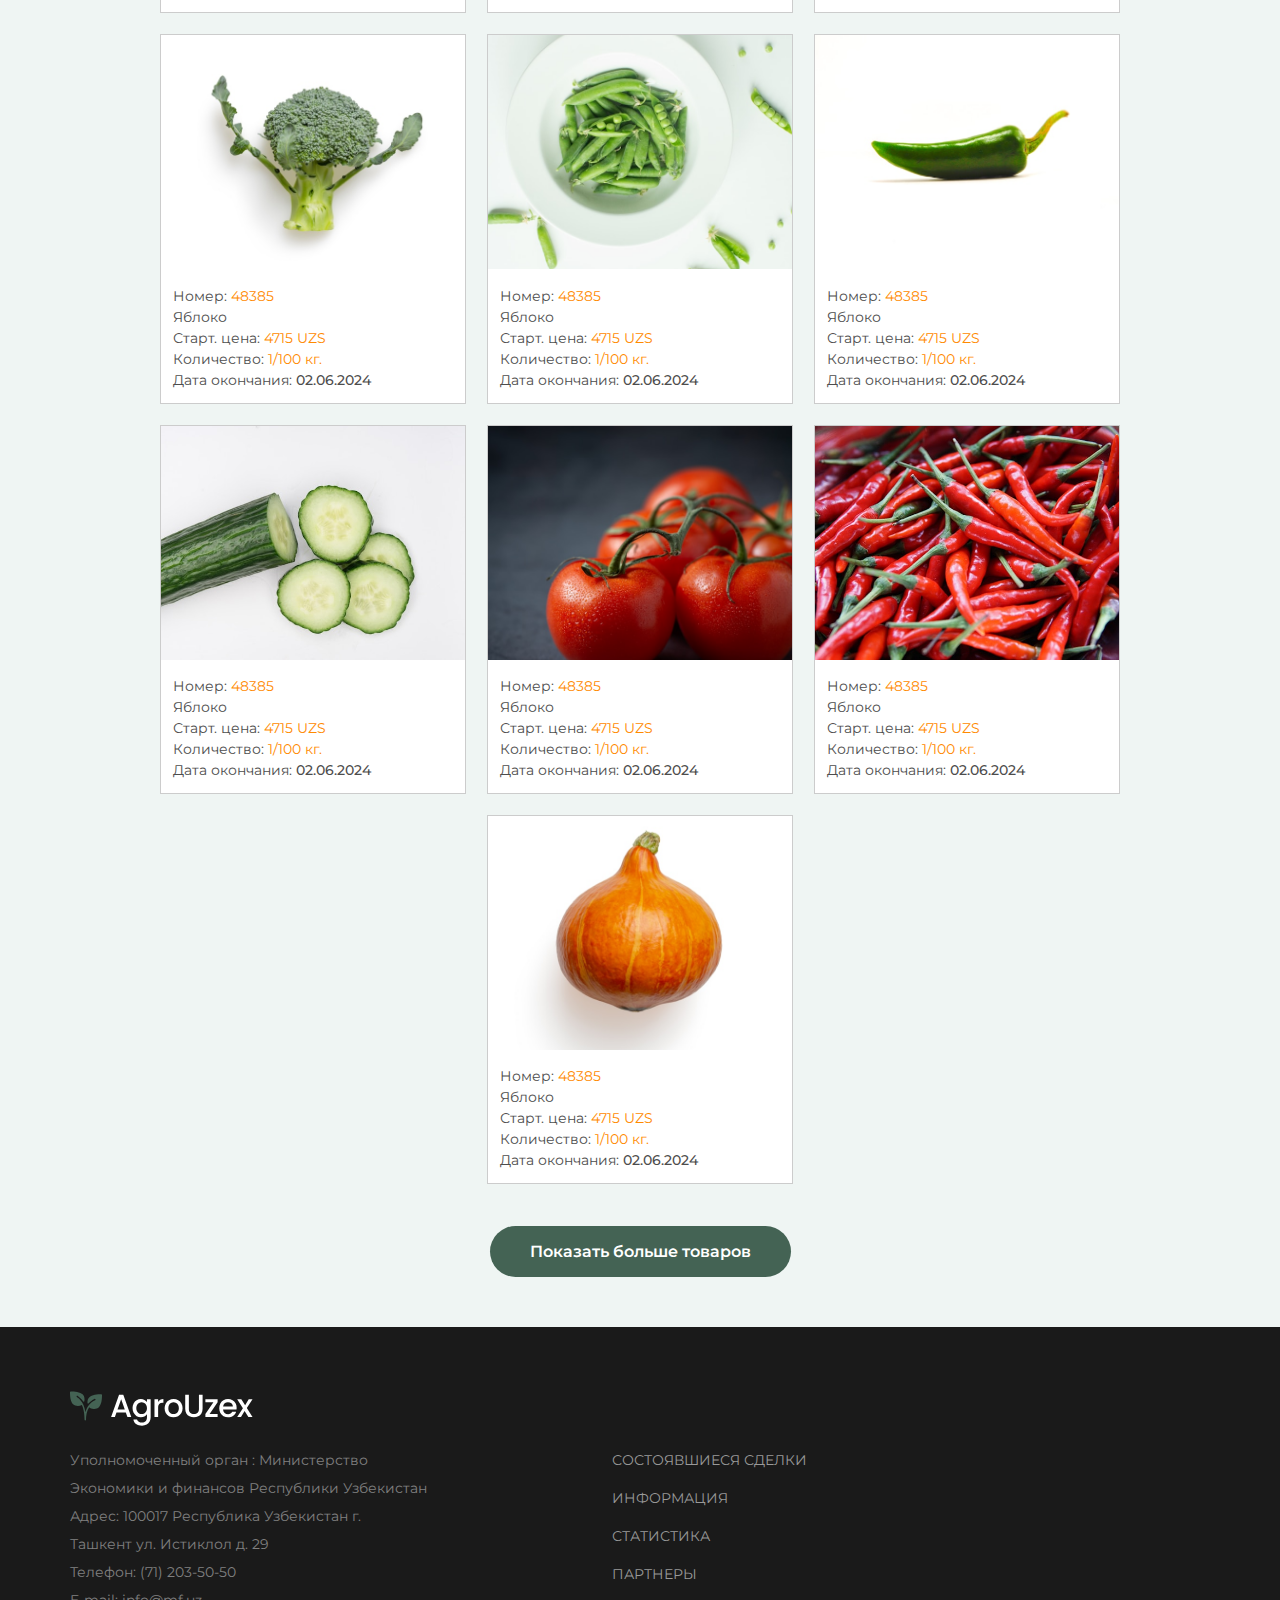
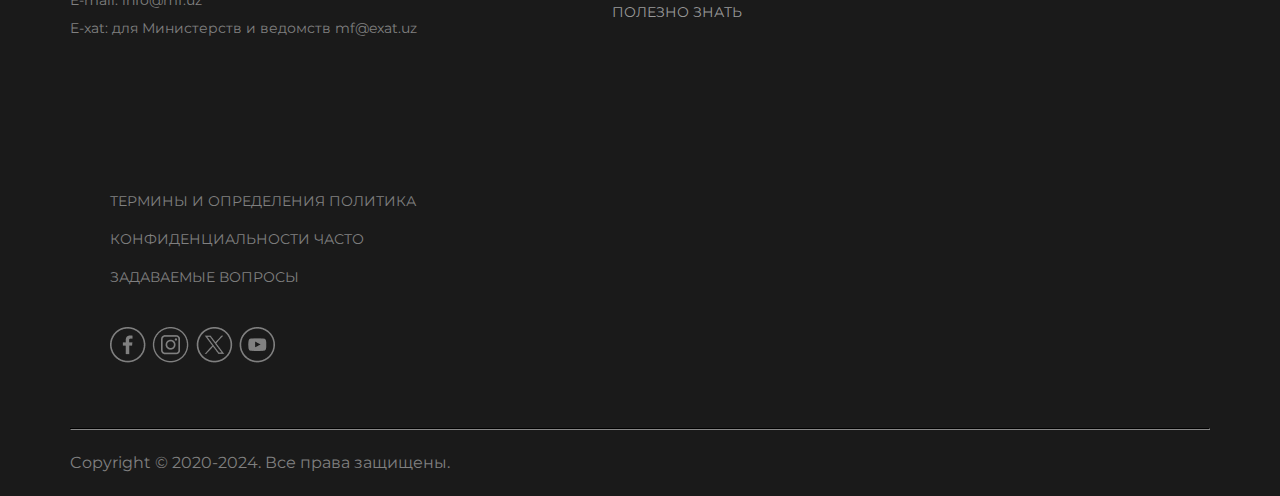
<file: products.html>
<!DOCTYPE html>
<html lang="en">

<head>
    <meta charset="UTF-8">
    <meta name="viewport" content="width=device-width, initial-scale=1.0">
    <title>UzAgro</title>
    <link rel="stylesheet" href="style.css">
</head>

<body style="background-color: #eff5f3;">
    <!-- Header section -->
    <header>
        <div class="container">
            <div class="header-wrapper">
                <a href="#" class="header__logo">
                    <img src="./assets/images/Logo.svg" alt="logo" class="header__logo">
                </a>
                <div class="d-flex search-lang-login">
                    <img src="./assets/images/search.svg" alt="search" class="search-icon">
                    <div class="search search-box">
                        <img src="./assets/images/search.svg" alt="search">
                        <input type="search" placeholder="Поиск товаров на сайте">
                        <button>Поиск</button>
                    </div>
                    <div class="languages">
                        <div class="lang uz">Ўз</div>
                        <div class="lang ru active">Рус</div>
                        <div class="lang en">Eng</div>
                    </div>
                    <button class="login">
                        <img src="./assets/images/user.svg" alt="user">
                        <span>Войти</span>
                    </button>
                </div>
            </div>
        </div>
    </header>

    <!-- nav section -->
    <nav>
        <div class="container">
            <div class="nav-wrapper">
                <!-- Toggle button -->
                <div class="nav__toggle" id="nav-toggle">
                    <img src="./assets/images/burger.svg" alt="burger">
                </div>
                <ul class="nav-list" id="nav-menu">
                    <!-- Close button -->
                    <li class="nav__close" id="nav-close">
                        <img src="./assets/images/close.svg" alt="close">
                    </li>
                    <li class="nav-item active">
                        <a href="#main" class="nav-link">ГЛАВНАЯ</a>
                    </li>
                    <li class="nav-item">
                        <a href="#transaction" class="nav-link">СОСТОЯВШИЕСЯ СДЕЛКИ</a>
                    </li>
                    <li class="nav-item">
                        <a href="#info" class="nav-link">ИНФОРМАЦИЯ</a>
                    </li>
                    <li class="nav-item">
                        <a href="#statistics" class="nav-link">СТАТИСТИКА</a>
                    </li>
                    <li class="nav-item">
                        <a href="#partner" class="nav-link">ПАРТНЕРЫ</a>
                    </li>
                    <li class="nav-item">
                        <a href="#goodtoknow" class="nav-link">ПОЛЕЗНО ЗНАТЬ</a>
                    </li>
                </ul>
                <a class="phone" href="tel:+998712070034">
                    <img src="./assets/images/call.svg" alt="call">
                    <span class="call-number">+998 71 207-00-34</span>
                </a>
            </div>
        </div>
    </nav>

    <section class="products-banner">
        <div class="container">
            <div class="products-banner__wrapper">
                <p class="products-banner__title">Овощи</p>
            </div>
        </div>
    </section>

    <!-- filter section -->
    <section class="filter">
        <div class="container">
            <div class="collapsible">
                <input type="checkbox" id="collapsible-head">
                <label class="collapsible-head" for="collapsible-head">
                    <div class="filter-text"><b> Каталогда 598 маҳсулот. </b> Кўрсатилган 1 - 20 </div>
                    <p>
                        <img src="./assets/images/filter.svg" alt="filter">
                        <span>Показать фильтр</span>
                    </p>
                </label>
                <div class="collapsible-text">
                    <form>
                        <!-- form group-1 -->
                        <div class="form-group">
                            <label for="product-type">Тип торговли<span>*</span></label>
                            <select id="product-type">
                                <option value="0">Выбрать</option>
                                <option value="1">Type-1</option>
                                <option value="2">Type-2</option>
                                <option value="3">Type-3</option>
                                <option value="4">Type-4</option>
                            </select>
                        </div>

                        <!-- form group-2 -->
                        <div class="form-group">
                            <label for="product-type1">Тип контракта</label>
                            <select id="product-type1">
                                <option value="0">Выбрать</option>
                                <option value="1">Type-1</option>
                                <option value="2">Type-2</option>
                                <option value="3">Type-3</option>
                                <option value="4">Type-4</option>
                            </select>
                        </div>

                        <!-- form group-3 -->
                        <div class="form-group">
                            <label for="product-type2">Категория</label>
                            <select id="product-type2">
                                <option value="0">Выбрать</option>
                                <option value="1">Type-1</option>
                                <option value="2">Type-2</option>
                                <option value="3">Type-3</option>
                                <option value="4">Type-4</option>
                            </select>
                        </div>

                        <!-- form group-4 -->
                        <div class="form-group">
                            <label for="product-type3">Товар</label>
                            <select id="product-type3">
                                <option value="0">Выбрать</option>
                                <option value="1">Type-1</option>
                                <option value="2">Type-2</option>
                                <option value="3">Type-3</option>
                                <option value="4">Type-4</option>
                            </select>
                        </div>

                        <!-- form group-5 -->
                        <div class="form-group">
                            <label for="product-type4">Номер</label>
                            <input id="product-type4" type="number" placeholder="Номер">
                        </div>
                        <div class="filter__buttons">
                            <button class="search">Қидириш</button>
                            <button class="clear">Ўчириш</button>
                        </div>
                    </form>
                </div>
            </div>
        </div>
    </section>

    <!-- new product section -->
    <section class="new-product">
        <div class="container">
            <div class="new-product__wrapper">
                <!-- card-1 -->
                <a class="new-product__card" href="./lot.html">
                    <img src="./assets/images/lot1.png" alt="lot-img">
                    <div class="new-product__card--info">
                        <p>Номер: <span>48385</span></p>
                        <p>Яблоко</p>
                        <p>Старт. цена: <span>4715 UZS</span></p>
                        <p>Количество: <span>1/100 кг.</span></p>
                        <p>Дата окончания: <b>02.06.2024</b></p>
                    </div>
                </a>

                <!-- card-2 -->
                <a class="new-product__card" href="./lot.html">
                    <img src="./assets/images/lot2.png" alt="lot-img">
                    <div class="new-product__card--info">
                        <p>Номер: <span>48385</span></p>
                        <p>Яблоко</p>
                        <p>Старт. цена: <span>4715 UZS</span></p>
                        <p>Количество: <span>1/100 кг.</span></p>
                        <p>Дата окончания: <b>02.06.2024</b></p>
                    </div>
                </a>

                <!-- card-3 -->
                <a class="new-product__card" href="./lot.html">
                    <img src="./assets/images/lot3.png" alt="lot-img">
                    <div class="new-product__card--info">
                        <p>Номер: <span>48385</span></p>
                        <p>Яблоко</p>
                        <p>Старт. цена: <span>4715 UZS</span></p>
                        <p>Количество: <span>1/100 кг.</span></p>
                        <p>Дата окончания: <b>02.06.2024</b></p>
                    </div>
                </a>

                <!-- card-4 -->
                <a class="new-product__card" href="./lot.html">
                    <img src="./assets/images/lot4.png" alt="lot-img">
                    <div class="new-product__card--info">
                        <p>Номер: <span>48385</span></p>
                        <p>Яблоко</p>
                        <p>Старт. цена: <span>4715 UZS</span></p>
                        <p>Количество: <span>1/100 кг.</span></p>
                        <p>Дата окончания: <b>02.06.2024</b></p>
                    </div>
                </a>

                <!-- card-5 -->
                <a class="new-product__card" href="./lot.html">
                    <img src="./assets/images/product-1.jpg" alt="lot-img">
                    <div class="new-product__card--info">
                        <p>Номер: <span>48385</span></p>
                        <p>Яблоко</p>
                        <p>Старт. цена: <span>4715 UZS</span></p>
                        <p>Количество: <span>1/100 кг.</span></p>
                        <p>Дата окончания: <b>02.06.2024</b></p>
                    </div>
                </a>

                <!-- card-6 -->
                <a class="new-product__card" href="./lot.html">
                    <img src="./assets/images/product-2.jpg" alt="lot-img">
                    <div class="new-product__card--info">
                        <p>Номер: <span>48385</span></p>
                        <p>Яблоко</p>
                        <p>Старт. цена: <span>4715 UZS</span></p>
                        <p>Количество: <span>1/100 кг.</span></p>
                        <p>Дата окончания: <b>02.06.2024</b></p>
                    </div>
                </a>

                <!-- card-7 -->
                <a class="new-product__card" href="./lot.html">
                    <img src="./assets/images/product-3.jpg" alt="lot-img">
                    <div class="new-product__card--info">
                        <p>Номер: <span>48385</span></p>
                        <p>Яблоко</p>
                        <p>Старт. цена: <span>4715 UZS</span></p>
                        <p>Количество: <span>1/100 кг.</span></p>
                        <p>Дата окончания: <b>02.06.2024</b></p>
                    </div>
                </a>

                <!-- card-8 -->
                <a class="new-product__card" href="./lot.html">
                    <img src="./assets/images/product-4.jpg" alt="lot-img">
                    <div class="new-product__card--info">
                        <p>Номер: <span>48385</span></p>
                        <p>Яблоко</p>
                        <p>Старт. цена: <span>4715 UZS</span></p>
                        <p>Количество: <span>1/100 кг.</span></p>
                        <p>Дата окончания: <b>02.06.2024</b></p>
                    </div>
                </a>

                <!-- card-9 -->
                <a class="new-product__card" href="./lot.html">
                    <img src="./assets/images/product-5.jpg" alt="lot-img">
                    <div class="new-product__card--info">
                        <p>Номер: <span>48385</span></p>
                        <p>Яблоко</p>
                        <p>Старт. цена: <span>4715 UZS</span></p>
                        <p>Количество: <span>1/100 кг.</span></p>
                        <p>Дата окончания: <b>02.06.2024</b></p>
                    </div>
                </a>

                <!-- card-10 -->
                <a class="new-product__card" href="./lot.html">
                    <img src="./assets/images/product-6.jpg" alt="lot-img">
                    <div class="new-product__card--info">
                        <p>Номер: <span>48385</span></p>
                        <p>Яблоко</p>
                        <p>Старт. цена: <span>4715 UZS</span></p>
                        <p>Количество: <span>1/100 кг.</span></p>
                        <p>Дата окончания: <b>02.06.2024</b></p>
                    </div>
                </a>

                <!-- card-11 -->
                <a class="new-product__card" href="./lot.html">
                    <img src="./assets/images/product-7.jpg" alt="lot-img">
                    <div class="new-product__card--info">
                        <p>Номер: <span>48385</span></p>
                        <p>Яблоко</p>
                        <p>Старт. цена: <span>4715 UZS</span></p>
                        <p>Количество: <span>1/100 кг.</span></p>
                        <p>Дата окончания: <b>02.06.2024</b></p>
                    </div>
                </a>
                <!-- card-12 -->
                <a class="new-product__card" href="./lot.html">
                    <img src="./assets/images/product-8.jpg" alt="lot-img">
                    <div class="new-product__card--info">
                        <p>Номер: <span>48385</span></p>
                        <p>Яблоко</p>
                        <p>Старт. цена: <span>4715 UZS</span></p>
                        <p>Количество: <span>1/100 кг.</span></p>
                        <p>Дата окончания: <b>02.06.2024</b></p>
                    </div>
                </a>

                <!-- card-13 -->
                <a class="new-product__card" href="./lot.html">
                    <img src="./assets/images/product-9.jpg" alt="lot-img">
                    <div class="new-product__card--info">
                        <p>Номер: <span>48385</span></p>
                        <p>Яблоко</p>
                        <p>Старт. цена: <span>4715 UZS</span></p>
                        <p>Количество: <span>1/100 кг.</span></p>
                        <p>Дата окончания: <b>02.06.2024</b></p>
                    </div>
                </a>

                <!-- card-14 -->
                <a class="new-product__card" href="./lot.html">
                    <img src="./assets/images/product-10.jpg" alt="lot-img">
                    <div class="new-product__card--info">
                        <p>Номер: <span>48385</span></p>
                        <p>Яблоко</p>
                        <p>Старт. цена: <span>4715 UZS</span></p>
                        <p>Количество: <span>1/100 кг.</span></p>
                        <p>Дата окончания: <b>02.06.2024</b></p>
                    </div>
                </a>

                <!-- card-15 -->
                <a class="new-product__card" href="./lot.html">
                    <img src="./assets/images/product-11.jpg" alt="lot-img">
                    <div class="new-product__card--info">
                        <p>Номер: <span>48385</span></p>
                        <p>Яблоко</p>
                        <p>Старт. цена: <span>4715 UZS</span></p>
                        <p>Количество: <span>1/100 кг.</span></p>
                        <p>Дата окончания: <b>02.06.2024</b></p>
                    </div>
                </a>
                <!-- card-16 -->
                <a class="new-product__card" href="./lot.html">
                    <img src="./assets/images/product-12.jpg" alt="lot-img">
                    <div class="new-product__card--info">
                        <p>Номер: <span>48385</span></p>
                        <p>Яблоко</p>
                        <p>Старт. цена: <span>4715 UZS</span></p>
                        <p>Количество: <span>1/100 кг.</span></p>
                        <p>Дата окончания: <b>02.06.2024</b></p>
                    </div>
                </a>

            </div>
            <div class="show__more--btn-wrapper">
                <button class="show__more--btn">
                    Показать больше товаров
                </button>
            </div>
        </div>
    </section>


    <!-- footer section -->
    <footer>
        <div class="container">
            <div class="footer__logo">
                <img src="./assets/images/logo-footer.svg" alt="footer-logo">
            </div>
            <div class="footer__wrapper">
                <!-- first column -->
                <div class="footer__first-column">
                    <div class="footer__text">
                        <p>Уполномоченный орган : Министерство</p>
                        <p>Экономики и финансов Республики Узбекистан</p>
                        <p>Адрес: 100017 Республика Узбекистан г.</p>
                        <p>Ташкент ул. Истиклол д. 29</p>
                        <p>Телефон: <a href="tel:+998712035050">(71) 203-50-50</a></p>
                        <p>E-mail: <a href="mailto:info@mf.uz">info@mf.uz</a></p>
                        <p>E-xat: для Министерств и ведомств mf@exat.uz</p>
                    </div>
                </div>

                <!-- second column -->
                <div class="footer__second-column">
                    <div class="footer__menu">
                        <ul>
                            <li>
                                <a href="#">СОСТОЯВШИЕСЯ СДЕЛКИ </a>
                            </li>
                            <li>
                                <a href="#">ИНФОРМАЦИЯ </a>
                            </li>
                            <li>
                                <a href="#">СТАТИСТИКА </a>
                            </li>
                            <li>
                                <a href="#"> ПАРТНЕРЫ </a>
                            </li>
                            <li>
                                <a href="#"> ПОЛЕЗНО ЗНАТЬ </a>
                            </li>
                        </ul>
                    </div>
                </div>

                <!-- third column -->
                <div class="footer__third-column">
                    <ul class="third__menu">
                        <li>
                            <a href="#">Термины и определения Политика </a>
                        </li>
                        <li>
                            <a href="#"> конфиденциальности Часто </a>
                        </li>
                        <li>
                            <a href="#">задаваемые вопросы </a>
                        </li>
                    </ul>
                    <div class="footer__social">
                        <ul>
                            <li>
                                <a href="#">
                                    <img src="./assets/images/facebook.png" alt="facebook"></a>
                            </li>
                            <li>
                                <a href="#">
                                    <img src="./assets/images/instagram.png" alt="instagram"></a>
                            </li>
                            <li>
                                <a href="#">
                                    <img src="./assets/images/x.png" alt="twitter"></a>
                            </li>
                            <li>
                                <a href="#">
                                    <img src="./assets/images/youtube.png" alt="youtube"></a>
                            </li>
                        </ul>
                    </div>
                </div>
            </div>
            <hr>
            <div class="footer__copyright">
                <p>Copyright &copy; 2020-2024. Все права защищены.</p>
            </div>
        </div>
    </footer>

    <script src="main.js"></script>
</body>

</html>
</file>
<file: style.css>
@import "./normalize.css";
@import "./assets/fonts/stylesheet.css";

/* common styles start */
* {
  box-sizing: border-box;
}

body {
  margin: 0;
  padding: 0;
  font-family: "Montserrat", sans-serif;
}

h1,
h2,
h3,
h4,
h5,
h6,
p {
  padding: 0;
  margin: 0;
}

ul,
ol {
  list-style-type: none;
  margin: 0;
}

:root {
  --main-green-color: #446354;
  --main-bg-color: #ebeded;
  --secondary-green-color: #438b68;
}

.container {
  max-width: 1320px;
  margin: 0 auto;
}

.d-flex {
  display: flex;
}

.show__more--btn-wrapper {
  width: 100%;
  text-align: center;
}

.show__more--btn {
  font-size: 16px;
  line-height: 120%;
  font-weight: 600;
  background-color: var(--main-green-color);
  border-radius: 43px;
  padding: 16px 40px;
  border: none;
  color: #fff;
  cursor: pointer;
  transition: all 0.5s ease;
}

.show__more--btn:hover {
  background-color: var(--secondary-green-color);
}

/* common styles end */

/* header style start */
header {
  background-color: var(--main-bg-color);
  padding: 24px 0;
}

header button {
  background-color: var(--main-green-color);
  color: #fff;
  border: none;
  outline: none;
}

.header-wrapper {
  display: flex;
  justify-content: space-between;
  align-items: center;
  flex-wrap: wrap;
}

.search-lang-login {
  width: 70%;
  align-items: center;
  justify-content: space-between;
}

.search {
  position: relative;
  width: 55%;
  align-items: center;
  display: flex;
}

.search img {
  position: absolute;
  top: 12px;
  left: 18.5px;
}

.search input {
  background-color: transparent;
  padding: 12px 0 12px 44px;
  border: 1px solid #cacaca;
  border-radius: 10px 0px 0px 10px;
  outline: none;
  font-size: 16px;
  width: 80%;
  height: 45px;
}

.search input::placeholder {
  color: #808080;
}

.search button {
  margin-left: -5px;
  padding: 14px 24px;
  border-radius: 0 10px 10px 0;
  cursor: pointer;
  line-height: 17px;
  font-size: 14px;
  font-weight: 600;
  height: 45px;
}

.search-icon {
  display: none;
}

.languages {
  display: flex;
  gap: 7px;
}

.languages .lang {
  border: 1px solid #cacaca;
  border-radius: 5px;
  width: 30px;
  height: 30px;
  display: flex;
  justify-content: center;
  align-items: center;
  font-size: 12px;
  line-height: 15px;
  font-weight: 400;
  cursor: pointer;
}

.languages .lang.active {
  background-color: var(--main-green-color);
  color: #fff;
  border: 1px solid transparent;
}

.login {
  padding: 14px 30px;
  background-color: var(--main-green-color);
  color: #fff;
  font-size: 14px;
  font-weight: 600;
  line-height: 17px;
  border-radius: 6px;
  display: flex;
  justify-content: center;
  align-items: center;
  transition: all 0.5s ease;
  cursor: pointer;
}

.login:hover {
  background-color: var(--secondary-green-color);
}

.login img {
  margin-right: 9.5px;
}

/* header style end */

/* nav section start */
nav {
  background-color: var(--main-green-color);
  padding: 16px 0;
}

nav a {
  color: #fff;
}

.nav-wrapper {
  display: flex;
  justify-content: space-between;
  align-items: center;
}

.nav__close,
.nav__toggle {
  cursor: pointer;
  display: none;
}

.nav__close {
  position: absolute;
  top: 1rem;
  right: 1.5rem;
}

.nav-list {
  display: flex;
  gap: 32px;
  padding: 0;
}

.nav-item {
  transition: border-bottom 1s ease;
}


.nav-link {
  line-height: 21px;
  font-size: 14px;
  font-weight: 500;
  transition: color 0.2s ease;
}

.nav-item:hover .nav-link,
.nav-item.active .nav-link {
  color: #acacac;
}

.phone {
  display: flex;
  align-items: center;
  gap: 8px;
  cursor: pointer;
}

.phone .call-number {
  line-height: 21px;
  font-size: 14px;
  font-weight: 500;
}

.phone:hover .call-number {
  color: #ccc;
}

/* nav section end */

/* hero section start */
.carousel {
  background: url("./assets/images/banner.png");
  height: 386px;
  width: 100%;
  background-position: center;
  background-repeat: no-repeat;
  background-size: cover;
  color: #fff;
  padding: 47px 0 97px 0;
}

.carousel h1 {
  font-size: 46px;
  line-height: 120%;
  font-weight: 600;
  margin-bottom: 30px;
}

.carousel p {
  font-size: 16px;
  font-weight: 400;
  line-height: 150%;
  margin-bottom: 27px;
}

.carousel button {
  display: flex;
  justify-content: center;
  align-items: center;
  padding: 16px 34px;
  border-radius: 53px;
  gap: 10px;
  cursor: pointer;
  transition: all 0.3s ease;
  border: none;
}

.carousel button:hover {
  background-color: #ccc;
}

/* hero section end */

/* categories section start */
.categories {
  position: relative;
  background-color: var(--main-bg-color);
  padding-bottom: 50px;
}

.categories__wrapper {
  display: flex;
  gap: 42px;
  flex-wrap: wrap;
}

.categories__box {
  background-color: #fff;
  width: 412px;
  padding: 20px 16px;
  box-shadow: 0px 6px 10px 0px rgba(0, 0, 0, 0.15);
  box-sizing: border-box;
  top: -50px;
  position: relative;
  z-index: 2;
}

.categories__list {
  display: flex;
  flex-wrap: wrap;
  gap: 20px;
  align-items: center;
  margin-bottom: 20px;
}

.box__title {
  font-size: 18px;
  line-height: 22px;
  font-weight: 600;
  margin-bottom: 20px;
}

.categories__item {
  cursor: pointer;
}

.categories__item img {
  width: 180px;
}

.categories__item h3 {
  font-size: 13px;
  line-height: 16px;
  font-weight: 500;
  margin-top: 10px;
  border-bottom: 2px solid transparent;
  transition: border-bottom 0.4s ease;
  color: black;
}

.categories__item:hover h3 {
  border-bottom: 2px solid var(--secondary-green-color);
}

.show__more {
  color: var(--main-green-color);
  display: block;
  text-align: center;
  transition: all 0.5s ease;
}

.show__more:hover {
  color: var(--secondary-green-color);
  font-weight: 500;
}

/* categories section end */

/* new product section start */

.new-product {
  padding: 50px 0;
}

.new-product h1 {
  margin-bottom: 40px;
  font-size: 32px;
  line-height: 120%;
  font-weight: 600;
}

.new-product__wrapper {
  display: flex;
  justify-content: space-between;
  gap: 21px;
  margin-bottom: 41.4px;
  flex-wrap: wrap;
}

.new-product__card {
  border: 1px solid #ccc;
  transition: box-shadow 0.2s linear;
  cursor: pointer;
  background-color: #fff;
}

.new-product__card img {
  width: 304px;
  height: 234px;
  object-fit: cover;
}

.new-product__card:hover {
  box-shadow: 0px 6px 10px 0px rgba(0, 0, 0, 0.15);
}

.new-product__card--info {
  padding: 12px;
}

.new-product__card--info p {
  font-size: 14px;
  line-height: 150%;
  font-weight: 400;
  color: #4d4d4d;
}

.new-product__card--info p span {
  color: #ff8a00;
}

.new-product__card--info p b {
  font-weight: 500;
}

/* new product section end */

/* map-info section start */
.map-info {
  padding: 50px 0;
  background: linear-gradient(to right,
      #dcf9eb 50%,
      var(--main-green-color) 50%);
}

.map-info__wrapper {
  display: flex;
  flex-wrap: wrap;
}

.map,
.info {
  width: 50%;
}

.map h1 {
  font-size: 32px;
  line-height: 120%;
  font-weight: 600;
  margin-bottom: 40px;
}

.map .selects {
  display: flex;
  gap: 20px;
}

.selects select {
  background-color: transparent;
  padding: 12px 32px 12px 22px;
  font-size: 16px;
  line-height: 20px;
  font-weight: 400;
  border-radius: 6px;
  border: 1px solid rgb(68, 99, 84);
  cursor: pointer;
  outline: none;
  appearance: none;
  -webkit-appearance: none;
  -moz-appearance: none;
  background-image: url("./assets/images/down-arrow.svg");
  background-repeat: no-repeat;
  background-position: calc(100% - 10px) center;

}

.info {
  padding-left: 30px;
  box-sizing: border-box;
}

.info h1 {
  color: #fff;
  font-size: 20px;
  line-height: 120%;
  font-weight: 600;
  margin-left: 61px;
  margin-bottom: 68px;
}

.info__list {
  display: flex;
  flex-direction: column;
  gap: 25px;
}

.info__item {
  display: flex;
  align-items: center;
  color: #fff;
  gap: 25px;
}

.datas {
  display: flex;
  flex-direction: column;
  gap: 13px;
  flex-grow: 1;
  cursor: pointer;
}

.datas p {
  font-size: 20px;
  line-height: 24px;
  font-weight: 400;
}

.datas h4 {
  font-size: 24px;
  line-height: 29px;
  font-weight: 700;
}

.rate {
  position: relative;
  height: 10px;
  background-color: rgb(245, 246, 250);
  width: 100%;
  border-radius: 5px;
  overflow: hidden;
  transition: .5s;
  border: none;
  outline: none;
}

.datas:hover .rate {
  transform: scale(1.1);
}

.specific {
  position: absolute;
  top: 0;
  left: 0;
  height: 100%;
  border-radius: 5px;
  background-color: var(--secondary-green-color);
  animation: animate 4s ease-in-out forwards;
  overflow: hidden;
  transition: .5s linear;
}

.rate:hover .specific {
  background-color: #438b68ce;
}

@keyframes animate {
  from {
    width: 0;
  }
}

/* .specific:hover {
  transform: scale(1.2);
} */

.cereals {
  width: 80%;
}

.fruits {
  width: 60%;
}

.bean {
  width: 50%;
}

.veg {
  width: 42%;
}

.melons {
  width: 37%;
}

/* map-info section end */

/* news section start */
.news {
  padding: 50px 0px;
  background-color: var(--main-bg-color);
}

.news__head {
  display: flex;
  margin-bottom: 32px;
  justify-content: space-between;
  align-items: center;
}

.news__head h1 {
  font-size: 32px;
  line-height: 120%;
  font-weight: 600;
}

.all__news {
  display: flex;
  align-items: center;
  justify-content: center;
  gap: 12px;
  font-size: 16px;
  line-height: 150%;
  font-weight: 500;
  color: var(--main-green-color);
}

.all__news:hover {
  color: var(--secondary-green-color);
}

.news__wrapper {
  display: flex;
  gap: 24px;
  flex-wrap: wrap;
}

.news__card {
  background-color: #fff;
  box-shadow: 0px 6px 10px 0px rgba(0, 0, 0, 0.15);
  position: relative;
  border-radius: 8px 8px 0 0;
  transition: all 0.5s ease;
}

.news__card:hover {
  box-shadow: 0px 15px 10px 0px rgba(0, 0, 0, 0.15);
}

.news__card--date {
  position: absolute;
  z-index: 100;
  top: 242px;
  left: 24px;
  border-radius: 4px;
  background: rgba(255, 255, 255, 0.85);
  padding: 6px 16px 10px;
  text-align: center;
}

.news__card--date p {
  font-size: 20px;
  line-height: 100%;
  font-weight: 500;
}

.news__card--date small {
  font-size: 12px;
  line-height: 100%;
  letter-spacing: 0;
  font-weight: 500;
  color: rgb(128, 128, 128);
}

.news__card--info {
  padding: 24px;
}

.news__card--info p {
  font-size: 18px;
  font-weight: 500;
  line-height: 150%;
  color: rgb(26, 26, 26);
  margin-bottom: 20px;
}

.news__card--btn {
  display: flex;
  align-items: center;
  gap: 12px;
  color: var(--main-green-color);
}

.news__card--btn:hover {
  color: var(--secondary-green-color);
}

/* news section end */

/* footer section start */
footer {
  background-color: #1a1a1a;
  padding: 60px 0 24px;
}

.footer__wrapper {
  display: flex;
  gap: 145px;
  margin-bottom: 60px;
  align-items: baseline;
  flex-wrap: wrap;
}

.footer__logo {
  margin-bottom: 16px;
}

.footer__text p {
  color: #808080;
  font-size: 14px;
  font-weight: 400;
  line-height: 200%;
}

.footer__text p a {
  color: #808080;
}

.footer__menu li {
  margin-bottom: 10px;
}

.footer__menu a {
  font-size: 14px;
  font-weight: 400;
  line-height: 200%;
  text-transform: uppercase;
  color: #999;
}

.footer__menu a:hover,
.third__menu a:hover {
  color: #fff;
}

.third__menu {
  margin-bottom: 36px;
}

.third__menu a {
  text-transform: uppercase;
  font-size: 14px;
  font-weight: 400;
  line-height: 200%;
  color: #808080;
}

.third__menu li {
  margin-bottom: 10px;
}

.footer__social ul {
  display: flex;
  gap: 6.49px;
}

.footer__social a img {
  transition: all 0.5s ease-in-out;
}

.footer__social a:hover img {
  transform: scale(1.2);
}

footer hr {
  border-color: #333;
  margin-bottom: 24px;
}

.footer__copyright p {
  color: #808080;
}

/* footer section end */

/* Products page - Collapse section start */
.collapsible {
  width: 100%;
  margin-top: 50px;
}

.collapsible input[type="checkbox"] {
  display: none;
}

.collapsible .collapsible-head {
  position: relative;
  background-color: #fff;
  color: var(--main-green-color);
  cursor: pointer;
  z-index: 1;
  display: flex;
  justify-content: space-between;
  align-items: center;
  width: 100%;
  border-radius: 10px;
  box-shadow: 0px 4px 4px 0px rgba(0, 0, 0, 0.15);
  margin-bottom: 10px;
}

.filter-text {
  font-size: 18px;
  font-weight: 400;
  line-height: 22px;
  padding: 24px 0 24px 42px;
}

.collapsible-head p {
  height: 100%;
  border: none;
  display: flex;
  align-items: center;
  background-color: var(--main-green-color);
  padding: 24px 34px 24px 43px;
  border-radius: 0 10px 10px 0;
  column-gap: 18px;
  cursor: pointer;
}

.collapsible-head p span {
  color: #fff;
  font-size: 20px;
  font-weight: 600;
  line-height: 24px;
}

.collapsible-text {
  max-height: 1px;
  overflow: hidden;
  border-radius: 10px;
  line-height: 1.4;
  position: relative;
  top: -100%;
  opacity: 0;
  transition: all 0.3s ease;
}

.collapsible input[type="checkbox"]:checked~.collapsible-text {
  max-height: fit-content;
  background-color: #fff;
  box-shadow: 0px 4px 4px 0px rgba(0, 0, 0, 0.15);
  opacity: 1;
  top: 0;
  padding: 36px 50px;
}

.collapsible-text form {
  display: flex;
  align-items: flex-end;
  border-radius: 10px;
  flex-wrap: wrap;
  gap: 50px;
}

.form-group {
  display: flex;
  flex-direction: column;
}

.form-group input,
.form-group select {
  padding: 14px 20px;
  border: 1px solid rgb(202, 202, 202);
  border-radius: 6px;
  outline: none;
  color: rgb(202, 202, 202);
  width: 300px;
}

.form-group select {
  -moz-appearance: none;
  /* Firefox */
  -webkit-appearance: none;
  /* Safari and Chrome */
  appearance: none;
  background: url("./assets/images/select-down.svg") no-repeat 0 0;
  background-position: calc(100% - 0.75rem) center !important;
}

.form-group select option {
  color: black;
  padding: 5px 0;
}

.form-group input::placeholder {
  color: rgb(202, 202, 202);
}

.form-group label {
  font-size: 13px;
  font-weight: 600;
  line-height: 16px;
  margin-bottom: 10px;
}

.form-group label span {
  color: red;
}

/* Chrome, Safari, Edge, Opera */
input::-webkit-outer-spin-button,
input::-webkit-inner-spin-button {
  -webkit-appearance: none;
}

/* Firefox */
/* input[type="number"] {
  appearance: textfield;
  -moz-appearance: textfield;
} */

.filter__buttons {
  display: flex;
  align-items: center;
  justify-content: flex-end;
  gap: 20px;
}

.filter__buttons button {
  width: auto;
  background-color: var(--main-green-color);
  color: #fff;
  border: none;
  padding: 15px 38px;
  border-radius: 6px;
  text-align: center;
  cursor: pointer;
}

.filter__buttons button.clear {
  background-color: transparent;
  color: var(--main-green-color);
  border: 1px solid var(--main-green-color);
}

/* Products Banner section style */
.products-banner {
  background: url('./assets/images/banner.png') no-repeat center top;
  height: 127px;
}

.products-banner__wrapper {
  padding: 47px 0 38px 0;
}

.products-banner__title {
  color: #fff;
  font-size: 35px;
  font-weight: 600;
  line-height: 120%;
}

/* Products page - Collapse section end */

/* LOT page - Lot section start */
.lot {
  padding: 47px 0 50px;
}

.lot__title {
  font-size: 35px;
  font-weight: 600;
  line-height: 120%;
  margin-bottom: 42px;
}

.lot__wrapper {
  background-color: #fff;
  padding: 45px 40px;
  border-radius: 10px;
  box-shadow: 0px 4px 4px 0px rgba(0, 0, 0, 0.15);
  display: flex;
  gap: 40px;
  flex-wrap: wrap;
}

.lot__main-img {
  box-sizing: border-box;
  border: 0.5px solid rgb(202, 202, 202);
  border-radius: 10px;
  width: 572px;
  height: 490px;
  object-fit: cover;
  margin-bottom: 20px;
  cursor: pointer;
}

.lot__mini-images {
  display: flex;
  gap: 20px;

}

.lot__mini-img {
  width: 150px;
  height: 150px;
  object-fit: cover;
  box-sizing: border-box;
  border: 0.5px solid rgb(202, 202, 202);
  border-radius: 10px;
  cursor: pointer;
}

.lot__infos h1 {
  font-size: 30px;
  font-weight: 700;
  line-height: 37px;
  margin-bottom: 18px;
}

.lot__infos p {
  font-size: 18px;
  font-weight: 400;
  line-height: 22px;
  margin-bottom: 15px;
}

.lot__infos p b {
  font-weight: 600;
}

.lot__infos p span {
  color: #2baf1f;
  font-weight: 600;
}

.start-end__date {
  margin-top: 26px;
  display: flex;
  flex-direction: column;
  gap: 18px;
}

.start-end__date button {
  border: none;
  padding: 11px 0;
  border-radius: 10px;
  font-size: 18px;
  font-weight: 400;
  line-height: 22px;
  box-sizing: border-box;
  display: flex;
  flex-direction: column;
  justify-content: center;
  align-items: center;
  gap: 5px;
  cursor: pointer;
}

.start-end__date button b {
  font-weight: 600;
}

.start__date {
  background-color: #D8E9F9;
}

.end__date {
  background-color: #F9D8D8;
}

.lot__new-product {
  background-color: #fff;
}

/* LOT page - Lot section end */

/* MEDIA QUERIES START */

/*  media query 1200px - 1400px */
@media only screen and (min-width: 1200px) and (max-width: 1400px) {

  /* common styles */
  .container {
    max-width: 1140px;
  }

  /* categories section styles */
  .categories__wrapper {
    justify-content: center;
  }

  /* new product section styles */
  .new-product__wrapper {
    justify-content: center;
  }

  /* news section styles */
  .news__wrapper {
    justify-content: center;
  }
}

/*  media query 992px - 1200px */
@media only screen and (min-width: 992px) and (max-width: 1199px) {

  /* common styles */
  .container {
    max-width: 940px;
  }

  /* header section style */
  .search-lang-login {
    width: 80%;
  }

  /* nav section styles */
  .nav__close,
  .nav__toggle {
    display: block;
  }

  .nav-list {
    position: fixed;
    top: 0;
    left: -100%;
    background-color: #0f0f0f33;
    backdrop-filter: blur(16px);

    width: 30%;
    height: 100%;
    padding: 6rem 3rem 0;
    transition: left 0.8s;
    flex-direction: column;
    z-index: 102;
  }

  /* categories section styles */
  .categories__wrapper {
    justify-content: center;
  }

  /* new product section styles */
  .new-product__wrapper {
    justify-content: center;
  }

  /* news section styles */
  .news__wrapper {
    justify-content: center;
  }

  /* LOT page section lot styles */
  .lot__wrapper {
    justify-content: center;
  }
}

/*  media query 768px - 992px */
@media only screen and (min-width: 768px) and (max-width: 991.9px) {

  /* common styles */
  .container {
    max-width: 720px;
  }

  /* header section style */
  .header-wrapper {
    gap: 15px;
    justify-content: center;
  }

  .search-lang-login {
    width: 100%;
    flex-wrap: wrap;
  }

  /* nav section styles */
  .nav__close,
  .nav__toggle {
    display: block;
  }

  .nav-list {
    position: fixed;
    top: 0;
    left: -100%;
    background-color: #0f0f0f33;
    backdrop-filter: blur(16px);

    width: 30%;
    height: 100%;
    padding: 6rem 3rem 0;
    transition: left 0.8s;
    flex-direction: column;
    z-index: 102;
  }

  /* categories section styles */
  .categories__wrapper {
    justify-content: center;
  }

  /* new product section styles */
  .new-product__wrapper {
    justify-content: center;
  }

  /* map section styles */
  .map-info {
    padding: 50px 0;
    background: linear-gradient(to bottom,
        #dcf9eb 21%,
        var(--main-green-color) 21%);
  }

  .map-info__wrapper {
    align-items: center;
    flex-direction: column;
  }

  .map,
  .info {
    width: 100%;
  }

  .info {
    padding-top: 20px;
    padding-left: 0;
  }

  /* news section styles */
  .news__wrapper {
    justify-content: center;
  }

  /* footer section styles */
  .footer__wrapper {
    gap: 30px;
  }

  footer ul {
    padding: 0;
  }

  /* products page- filter section styles */

  .filter-text {
    padding: 24px 0 24px 24px;
    font-size: 16px;
  }

  .collapsible-head p {
    padding: 24px 34px;
  }

  .collapsible input[type="checkbox"]:checked~.collapsible-text {
    padding: 22px;
  }

  /* LOT page section lot styles */
  .lot__wrapper {
    justify-content: center;
  }
}

/*  media query 576px - 768px */
@media only screen and (min-width: 576px) and (max-width: 767.9px) {

  /* common styles */
  .container {
    max-width: 520px;
  }

  /* header section style */
  .header-wrapper {
    gap: 15px;
    justify-content: center;
  }

  .search-lang-login {
    width: 100%;
    flex-wrap: wrap;
    gap: 10px;
  }

  .search {
    width: 100%;
  }

  /* nav section styles */
  .nav__close,
  .nav__toggle {
    display: block;
  }

  .nav-list {
    position: fixed;
    top: 0;
    left: -100%;
    background-color: #0f0f0f33;
    backdrop-filter: blur(16px);

    width: 50%;
    height: 100%;
    padding: 6rem 3rem 0;
    transition: left 0.8s;
    flex-direction: column;
    z-index: 102;
  }

  /* categories section styles */
  .categories__wrapper {
    justify-content: center;
  }

  /* new product section styles */
  .new-product__wrapper {
    justify-content: center;
  }

  /* map section styles */
  .map-info {
    padding: 50px 0;
    background: linear-gradient(to bottom,
        #dcf9eb 21%,
        var(--main-green-color) 21%);
  }

  .map-info__wrapper {
    align-items: center;
    flex-direction: column;
  }

  .map,
  .info {
    width: 100%;
  }

  .info {
    padding-top: 20px;
    padding-left: 0;
  }

  /* news section styles */
  .news__wrapper {
    justify-content: center;
  }

  /* footer section styles */
  .footer__wrapper {
    gap: 30px;
  }

  footer ul {
    padding: 0;
  }

  /* products page- filter section styles */
  .collapsible .collapsible-head {
    align-items: normal;
  }

  .filter-text {
    padding: 14px 0 14px 24px;
    font-size: 16px;
  }

  .collapsible-head p {
    padding: 14px 24px;
    width: 66%;
    height: auto;
  }

  .collapsible-head p span {
    font-size: 16px;
  }

  .collapsible input[type="checkbox"]:checked~.collapsible-text {
    padding: 22px;
  }

  .collapsible-text form {
    gap: 30px;
    justify-content: center;
    width: 100%;
  }

  .form-group,
  .filter__buttons {
    width: 100%;
  }

  .form-group input,
  .form-group select {
    width: 100%;
  }

  .filter__buttons button {
    flex-grow: 1;
    justify-content: center;
  }


  /* LOT page section lot styles */
  .lot__wrapper {
    justify-content: center;
  }

  .lot__wrapper {
    padding: 30px;
  }

  .lot__main-img {
    width: 100%;
  }

  .lot__mini-images {
    flex-wrap: wrap;
    justify-content: center;
  }
}

/*  media query max-width 576px  */
@media only screen and (max-width: 576px) {

  /* common styles */
  .container {
    max-width: 100%;
    padding: 0 20px;
  }

  /* header section style */
  .header-wrapper {
    gap: 15px;
    justify-content: center;
  }

  .search-lang-login {
    width: 100%;
    flex-wrap: wrap;
    gap: 10px;
  }

  .search {
    width: 100%;
  }

  /* nav section styles */
  .nav__close,
  .nav__toggle {
    display: block;
  }

  .nav-list {
    position: fixed;
    top: 0;
    left: -100%;
    background-color: #0f0f0f33;
    backdrop-filter: blur(16px);
   align-items: center;
    width: 100%;
    height: 100%;
    padding: 6rem 3rem 0;
    transition: left 0.8s;
    flex-direction: column;
    z-index: 102;
  }

  /* hero section styles */
  .carousel h1 {
    font-size: 30px;
  }

  /* categories section styles */
  .categories__wrapper {
    justify-content: center;
  }

  .categories__box {
    width: auto;
  }

  .categories__list {
    justify-content: center;
  }

  /* new product section styles */
  .new-product__wrapper {
    justify-content: center;
  }

  /* map section styles */
  .map-info {
    padding: 50px 0;
    background: linear-gradient(to bottom,
        #dcf9eb 20%,
        var(--main-green-color) 20%);
  }

  .map-info__wrapper {
    align-items: center;
    flex-direction: column;
  }

  .map,
  .info {
    width: 100%;
  }

  .map h1 {
    font-size: 24px;
  }

  .info {
    padding-top: 20px;
    padding-left: 0;
  }

  .info__item {
    width: 100%;
  }

  .rate {
    width: 100%;
  }

  /* news section styles */
  .news__wrapper {
    justify-content: center;
  }

  .news__card--img img {
    width: 100%;
  }

  .news__card--date {
    top: 30%;
  }

  /* footer section styles */
  .footer__wrapper {
    gap: 30px;
  }

  footer ul {
    padding: 0;
  }

  /* products page- filter section styles */
  .collapsible .collapsible-head {
    align-items: normal;
    flex-wrap: wrap;
  }

  .filter-text {
    padding: 14px;
    font-size: 16px;
    text-align: center;
    width: 100%;
  }

  .collapsible-head p {
    padding: 14px;
    width: 100%;
    height: auto;
    border-radius: 0 0 10px 10px;
    justify-content: center;
  }

  .collapsible-head p span {
    font-size: 16px;
  }

  .collapsible input[type="checkbox"]:checked~.collapsible-text {
    padding: 22px;
  }

  .collapsible-text form {
    gap: 30px;
    justify-content: center;
    width: 100%;
  }

  .form-group,
  .filter__buttons {
    width: 100%;
  }

  .form-group input,
  .form-group select {
    width: 100%;
  }

  .filter__buttons {
    flex-wrap: wrap;
  }

  .filter__buttons button {
    flex-grow: 1;
    justify-content: center;
  }


  /* LOT page section lot styles */
  .lot__wrapper {
    justify-content: center;
  }

  .lot__title {
    font-size: 25px;
    margin-bottom: 30px;
  }

  .lot__wrapper {
    padding: 30px;
  }

  .lot__main-img {
    width: 100%;
    height: auto;
  }

  .lot__mini-images {
    flex-wrap: wrap;
    justify-content: center;
    align-items: center;
  }

  .lot__infos h1 {
    font-size: 25px;
  }
}

/*  media query max-width 576px  */
@media only screen and (max-width: 376px) {
  /* nav section styles */

  /* map section styles */
  .map-info {
    padding: 50px 0;
    background: linear-gradient(to bottom,
        #dcf9eb 26%,
        var(--main-green-color) 26%);
  }

  .map .selects {
    flex-direction: column;
    align-items: center;
  }

  .selects select {
    width: fit-content;
  }


  .info h1 {
    margin-left: 0;
  }

  /* LOT page section lot styles */
  .lot__mini-img {
    width: 50%;
    height: auto;
  }

}

/* MEDIA QUERIES END */

/* show menu */
.show-menu {
  left: 0;
}
</file>
